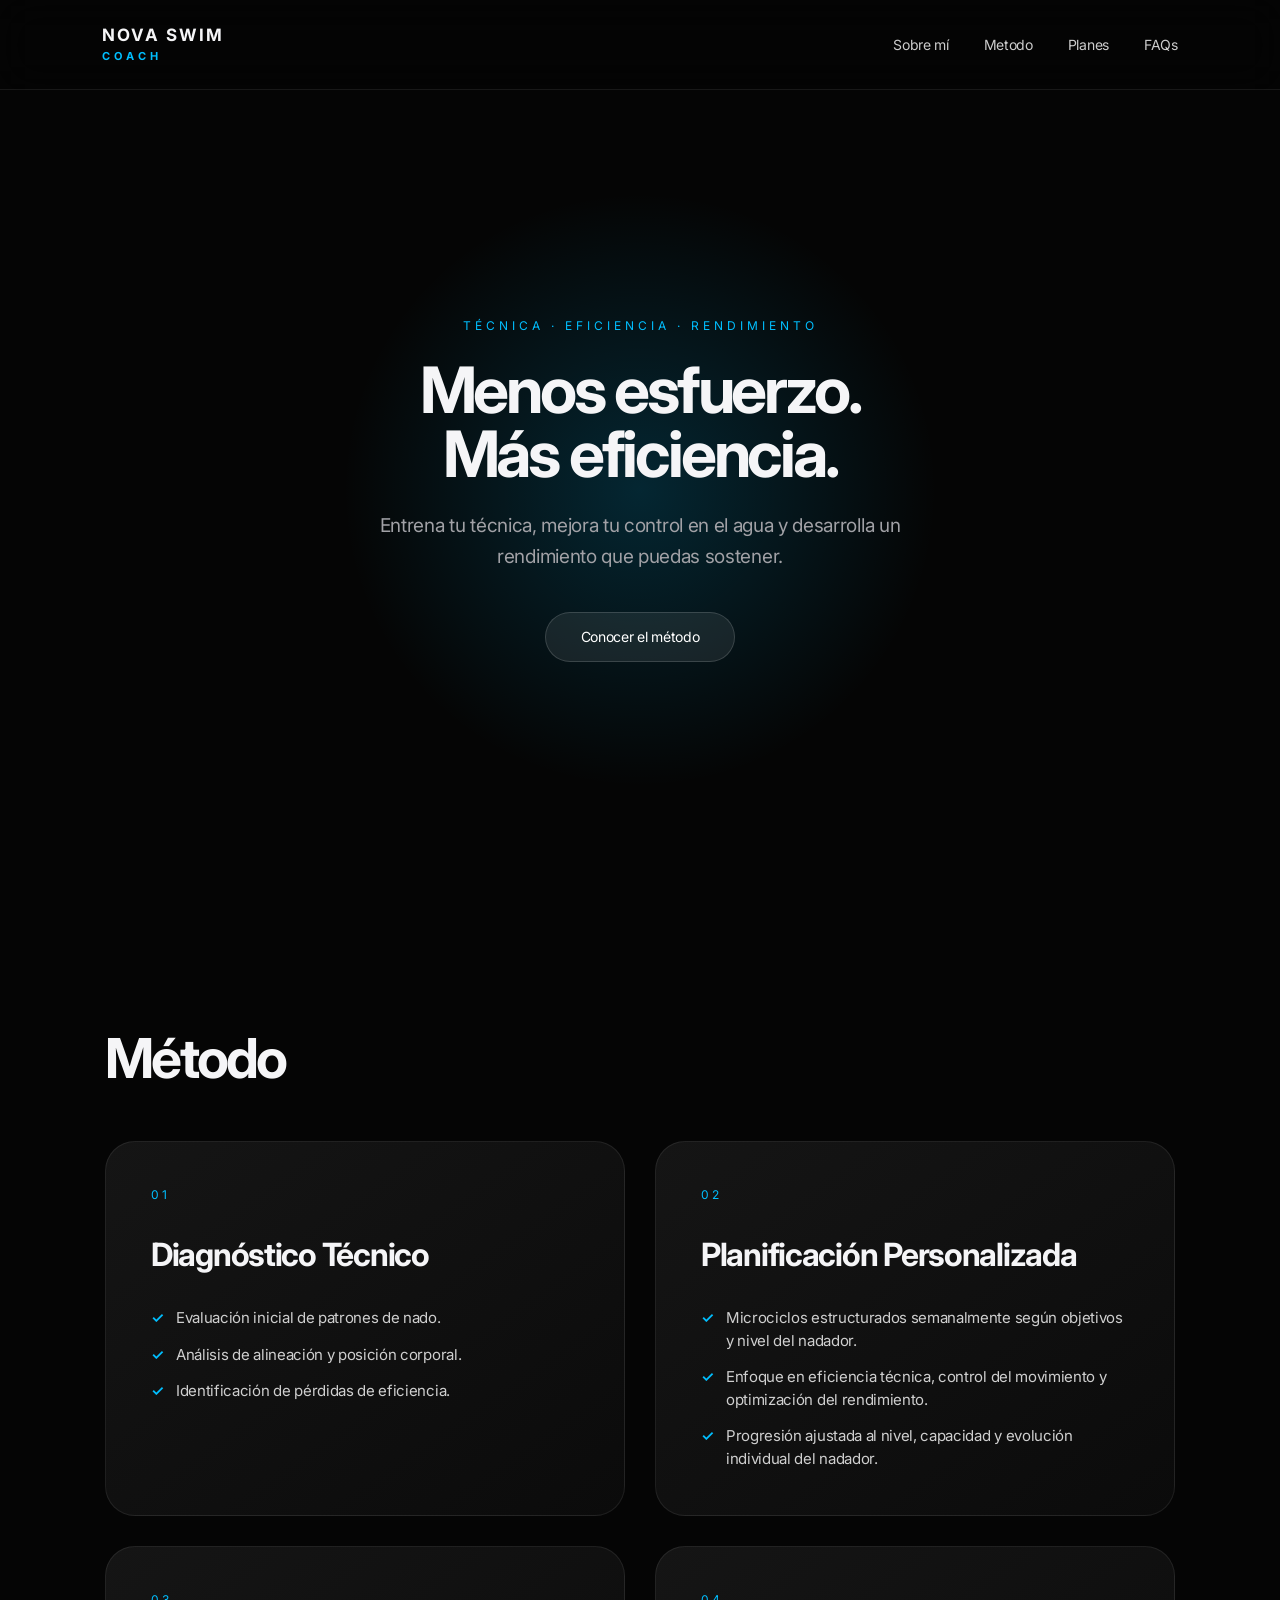
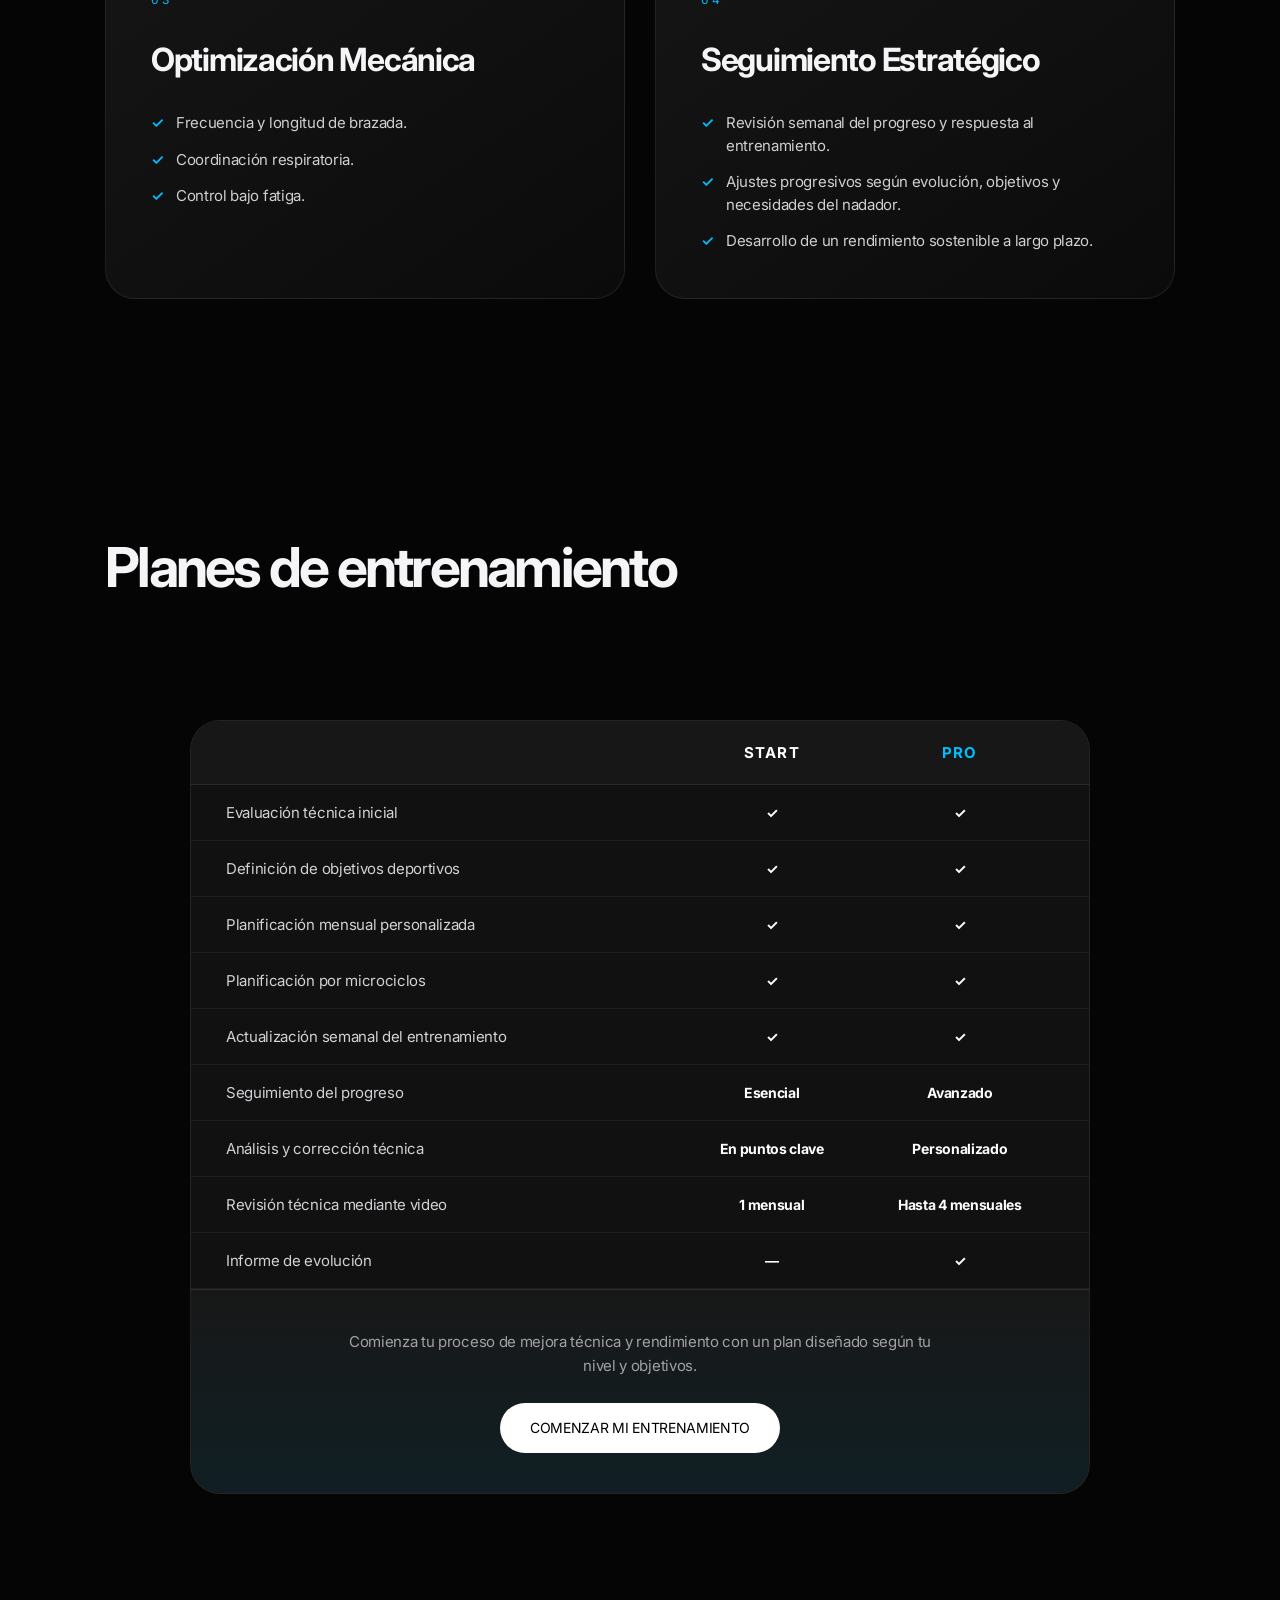
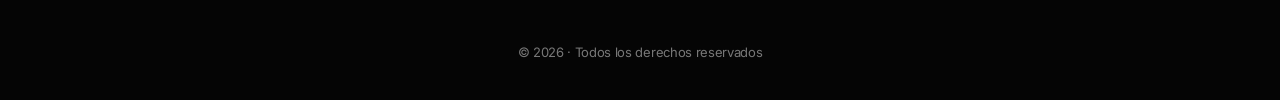
<file: index.html>
<!DOCTYPE html>
<html lang="es">

<head>

<meta charset="UTF-8">
<meta name="viewport" content="width=device-width, initial-scale=1.0">

<title>NOVA SWIM</title>

<link rel="stylesheet" href="css/estilos.css">


<link rel="preconnect" href="https://fonts.googleapis.com">

<link href="https://fonts.googleapis.com/css2?family=Inter:wght@300;400;500;600;700;800&display=swap" rel="stylesheet">
<script>
    if ("scrollRestoration" in history) {
        history.scrollRestoration = "manual";
    }
</script>
</head>


<body>
<!-- =========================================================
     INTRO / SPLASH SCREEN
========================================================= -->

<div id="intro-screen">

    <div class="intro-circle">
        <img src="imagenes/beneficio2.jpeg" alt="Logo">
    </div>

</div>

<header class="header">


<div class="logo">

NOVA SWIM

<span>
COACH
</span>

</div>



<nav>

<a href="#" id="openAbout">
Sobre mí
</a>
<!-- SOBRE MI PANEL -->

<div class="about-overlay" id="aboutModal">

    <div class="about-panel">


        <button id="closeAbout">
            -
        </button>

<div class="about-photo"> <img src="imagenes/perfil1.jpeg" alt="Alan Espinosa"> </div>

        <span>
            Alan Espinosa 
        </span>


        <h2>
            
        </h2>


        <p>
    Coach en natación y aguas abiertas.
    Diseño procesos de entrenamiento personalizados para
    nadadores que buscan mejorar su técnica, eficiencia
    y rendimiento dentro del agua.

    A través de un método basado en análisis, progresión
    y control técnico, desarrollo nadadores más seguros,
    eficientes y conscientes de cada movimiento,
    creando mejoras sostenibles a largo plazo.
        </p>
    </div>

</div>

<a href="#method">
    Metodo
</a>

<a href="#plans">
Planes
</a>

<a href="pagina2.html">
    FAQs
</a>
</nav>


</header>





<main>



<section class="hero">


<div class="hero-content">


<p class="tag">
TÉCNICA · EFICIENCIA · RENDIMIENTO
</p>



<h1>
Menos esfuerzo.
<br>
Más eficiencia.
</h1>




<p class="hero-text">
Entrena tu técnica, mejora tu control en el agua y desarrolla un rendimiento que puedas sostener.
</p>




<div class="buttons">


<a href="#method" class="btn secondary">

Conocer el método

</a>


</div>


</div>




</section>







<section id="method" class="method">



<div class="section-title">

<p>

</p>


<h2>
Método
</h2>


</div>




<div class="cards">



<article class="card">

<span>
01
</span>


<h3>
Diagnóstico Técnico
</h3>


<p>
<ul>
    <li>Evaluación inicial de patrones de nado.</li>
    <li>Análisis de alineación y posición corporal.</li>
    <li>Identificación de pérdidas de eficiencia.</li>
</ul>
</p>


</article>





<article class="card">


<span>
02
</span>


<h3>
Planificación Personalizada
</h3>


<p>
<ul>
    <li>Microciclos estructurados semanalmente según objetivos y nivel del nadador.</li>
    <li>Enfoque en eficiencia técnica, control del movimiento y optimización del rendimiento.</li>
    <li>Progresión ajustada al nivel, capacidad y evolución individual del nadador.</li>
</ul>
</p>


</article>





<article class="card">


<span>
03
</span>


<h3>
Optimización Mecánica
</h3>


<p>
<ul>
    <li>Frecuencia y longitud de brazada.</li>
    <li>Coordinación respiratoria.</li>
    <li>Control bajo fatiga.</li>
</ul>
</p>


</article>





<article class="card">


<span>
04
</span>


<h3>
Seguimiento Estratégico
</h3>


<p>
<ul>
    <li>Revisión semanal del progreso y respuesta al entrenamiento.</li>
    <li>Ajustes progresivos según evolución, objetivos y necesidades del nadador.</li>
    <li>Desarrollo de un rendimiento sostenible a largo plazo.</li>
</ul>
</p>


</article>



</div>


</section>


</main>


<section id="plans" class="plans">


<div class="section-title">

<p>

</p>


<h2>
Planes de entrenamiento
</h2>


</div>




<div class="plans-container">



<div class="plans-comparison">

    <div class="comparison-header">

        <div></div>

        <div class="comparison-plan">
            START
        </div>

        <div class="comparison-plan featured">
            PRO
        </div>

    </div>


    <div class="comparison-row">
        <span>Evaluación técnica inicial</span>
        <strong>✓</strong>
        <strong>✓</strong>
    </div>


    <div class="comparison-row">
        <span>Definición de objetivos deportivos</span>
        <strong>✓</strong>
        <strong>✓</strong>
    </div>


    <div class="comparison-row">
        <span>Planificación mensual personalizada</span>
        <strong>✓</strong>
        <strong>✓</strong>
    </div>


    <div class="comparison-row">
        <span>Planificación por microciclos</span>
        <strong>✓</strong>
        <strong>✓</strong>
    </div>


    <div class="comparison-row">
        <span>Actualización semanal del entrenamiento</span>
        <strong>✓</strong>
        <strong>✓</strong>
    </div>


    <div class="comparison-row">
        <span>Seguimiento del progreso</span>
        <strong>Esencial</strong>
        <strong>Avanzado</strong>
    </div>


    <div class="comparison-row">
        <span>Análisis y corrección técnica</span>
        <strong>En puntos clave</strong>
        <strong>Personalizado</strong>
    </div>


    <div class="comparison-row">
        <span>Revisión técnica mediante video</span>
        <strong>1 mensual</strong>
        <strong>Hasta 4 mensuales</strong>
    </div>


    <div class="comparison-row">
        <span>Informe de evolución</span>
        <strong>—</strong>
        <strong>✓</strong>
    </div>



    <div class="comparison-footer">

        <p>
            Comienza tu proceso de mejora técnica y rendimiento con un plan diseñado según tu nivel y objetivos.
        </p>

<a href="https://wa.me/+525612584271?text=Hola Alan, me interesa comenzar mi entrenamiento de natación. Me gustaría conocer más información sobre los planes disponibles." class="btn primary" target="_blank">
    COMENZAR MI ENTRENAMIENTO
</a>

    </div>


</div>


</div>


</section>
<script>

document.addEventListener("DOMContentLoaded", function () {


    /* =====================================================
       SOBRE MÍ
       ===================================================== */

    const openAbout =
        document.getElementById("openAbout");

    const closeAbout =
        document.getElementById("closeAbout");

    const aboutModal =
        document.getElementById("aboutModal");


    if (openAbout && closeAbout && aboutModal) {

        openAbout.addEventListener("click", function(e) {

            e.preventDefault();

            aboutModal.classList.add("active");

        });


        closeAbout.addEventListener("click", function() {

            aboutModal.classList.remove("active");

        });


        aboutModal.addEventListener("click", function(e) {

            if (e.target === aboutModal) {

                aboutModal.classList.remove("active");

            }

        });

    }



    /* =====================================================
       CONOCER EL MÉTODO
       ===================================================== */

    const openMethod =
        document.getElementById("openMethod");

    const closeMethod =
        document.getElementById("closeMethod");

    const methodModal =
        document.getElementById("methodModal");


    if (openMethod && closeMethod && methodModal) {

        openMethod.addEventListener("click", function(e) {

            e.preventDefault();

            methodModal.classList.add("active");

        });


        closeMethod.addEventListener("click", function() {

            methodModal.classList.remove("active");

        });


        methodModal.addEventListener("click", function(e) {

            if (e.target === methodModal) {

                methodModal.classList.remove("active");

            }

        });

    }



    /* =====================================================
       ESCAPE
       ===================================================== */

    document.addEventListener("keydown", function(e) {

        if (e.key === "Escape") {

            if (aboutModal) {

                aboutModal.classList.remove("active");

            }


            if (methodModal) {

                methodModal.classList.remove("active");

            }

        }

    });

});

</script>


<footer>

© 2026 · Todos los derechos reservados

</footer>
</body>

</html>
</file>
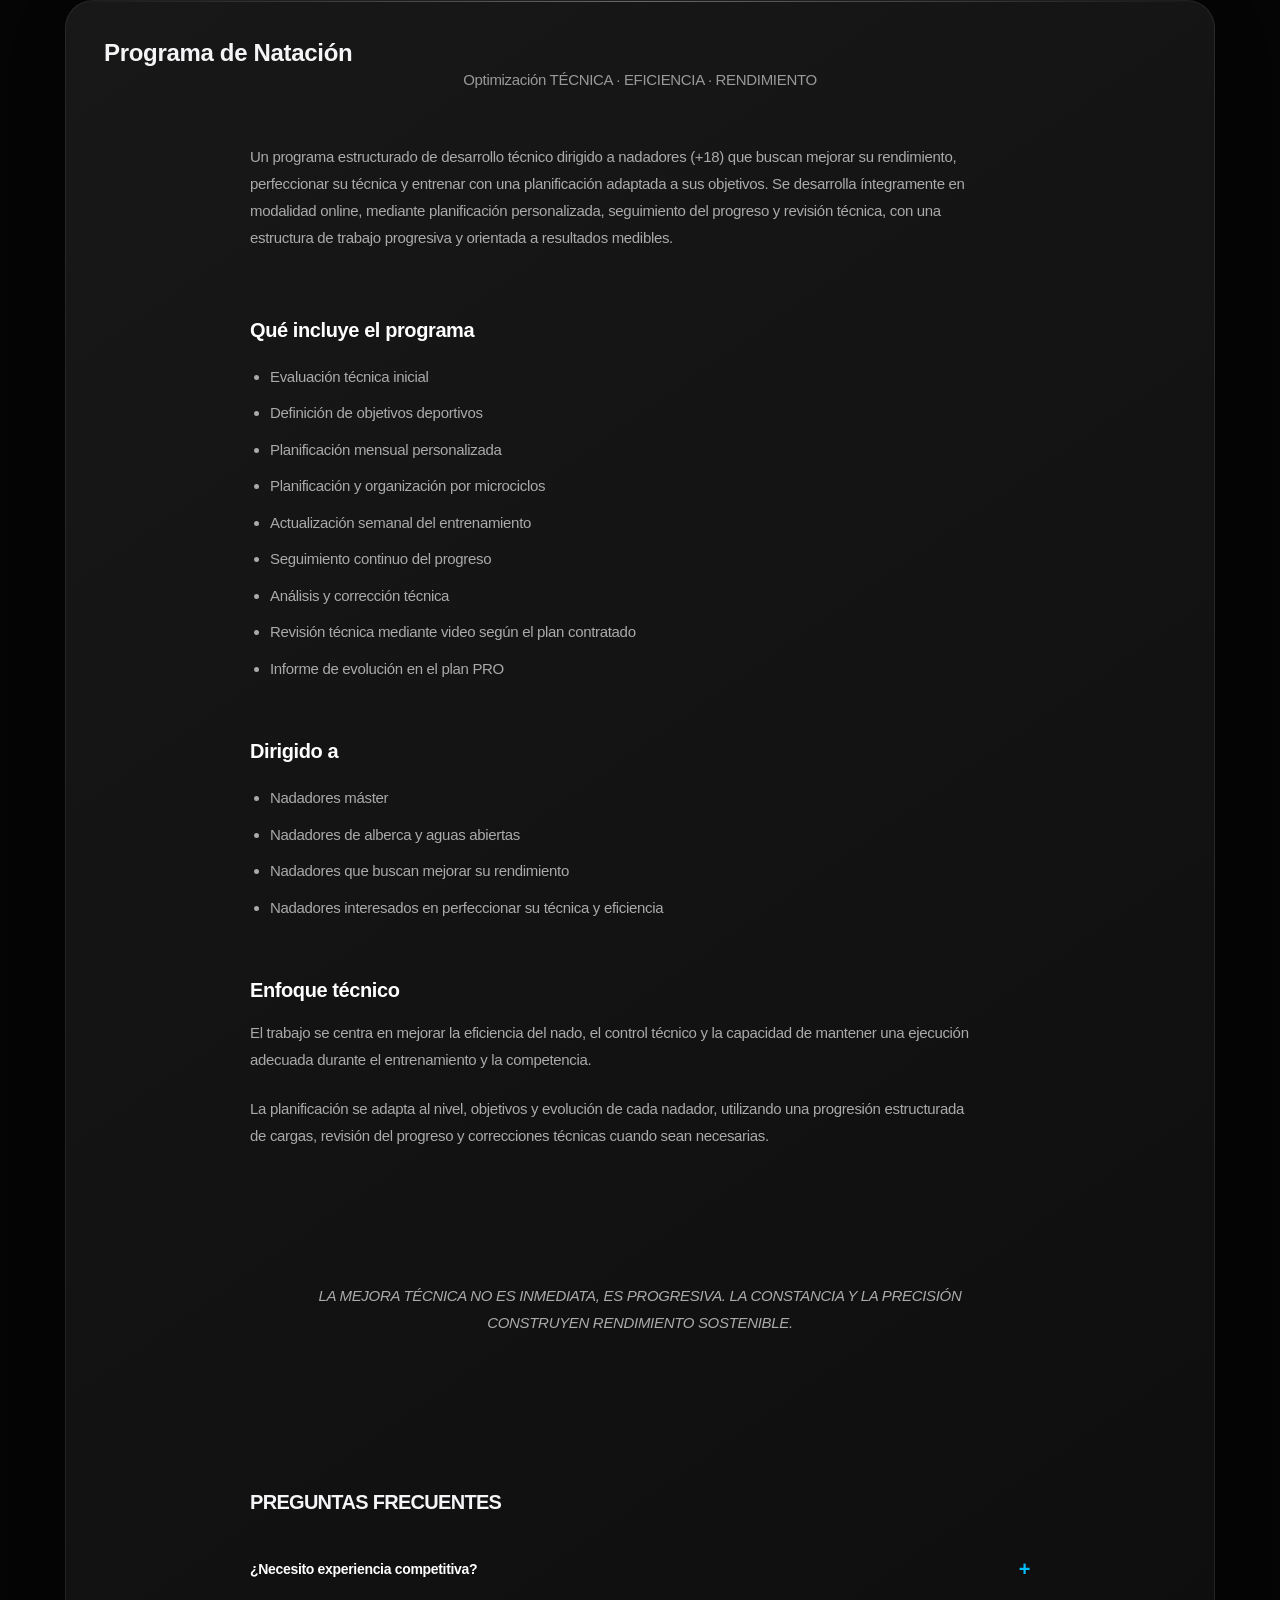
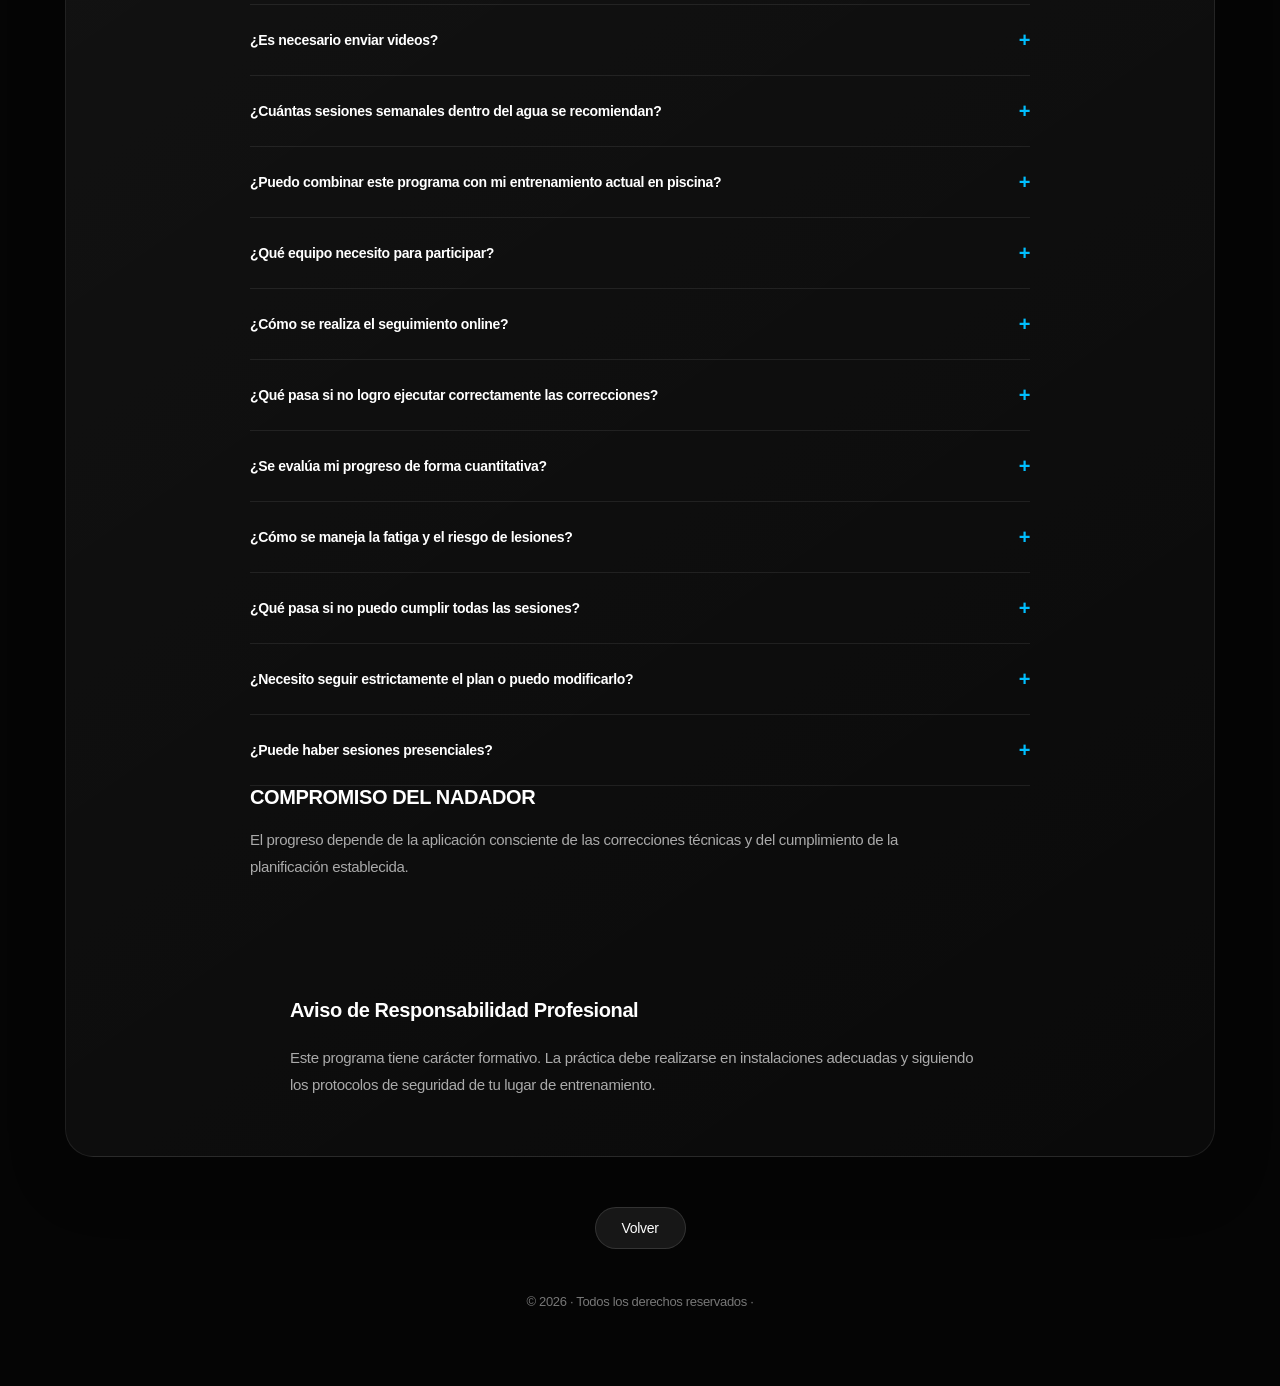
<file: pagina2.html>
<!DOCTYPE html>
<html lang="es">
<head>
    <meta charset="UTF-8">
    <meta name="viewport" content="width=device-width, initial-scale=1.0">
    <title>Coach AE - FAQs</title>

    <!-- ICONOS -->
    <link rel="stylesheet" href="https://cdnjs.cloudflare.com/ajax/libs/font-awesome/6.5.0/css/all.min.css">

    <!-- CSS -->
    <link rel="stylesheet" href="css/pagina2.css">
</head>

<body>

<main class="timeline">

<section class="card">
    <h2>Programa de Natación</h2>
    <h2></h2>
    <p class="modal-subtitle">Optimización TÉCNICA · EFICIENCIA · RENDIMIENTO</p>

<!-- INTRO -->

<div class="program-block">
    <p>
        Un programa estructurado de desarrollo técnico dirigido a nadadores (+18)
        que buscan mejorar su rendimiento, perfeccionar su técnica y entrenar
        con una planificación adaptada a sus objetivos.
    Se desarrolla íntegramente en modalidad online, mediante
    planificación personalizada, seguimiento del progreso y revisión técnica,
    con una estructura de trabajo progresiva y orientada a resultados medibles.
    </p>


</div>

<!-- QUÉ INCLUYE -->

<div class="program-block">
    <h3>Qué incluye el programa</h3>


<ul>
    <li>Evaluación técnica inicial</li>
    <li>Definición de objetivos deportivos</li>
    <li>Planificación mensual personalizada</li>
    <li>Planificación y organización por microciclos</li>
    <li>Actualización semanal del entrenamiento</li>
    <li>Seguimiento continuo del progreso</li>
    <li>Análisis y corrección técnica</li>
    <li>Revisión técnica mediante video según el plan contratado</li>
    <li>Informe de evolución en el plan PRO</li>
</ul>


</div>

<!-- DIRIGIDO A -->

<div class="program-block">
    <h3>Dirigido a</h3>


<ul>
    <li>Nadadores máster</li>
    <li>Nadadores de alberca y aguas abiertas</li>
    <li>Nadadores que buscan mejorar su rendimiento</li>
    <li>Nadadores interesados en perfeccionar su técnica y eficiencia</li>
</ul>


</div>

<!-- ENFOQUE -->

<div class="program-block">
    <h3>Enfoque técnico</h3>


<p>
    El trabajo se centra en mejorar la eficiencia del nado, el control técnico
    y la capacidad de mantener una ejecución adecuada durante el entrenamiento
    y la competencia.
</p>

<p>
    La planificación se adapta al nivel, objetivos y evolución de cada nadador,
    utilizando una progresión estructurada de cargas, revisión del progreso
    y correcciones técnicas cuando sean necesarias.
</p>


</div>


    <!-- FILOSOFÍA -->
    <div class="program-block philosophy">
        <p>LA MEJORA TÉCNICA NO ES INMEDIATA, ES PROGRESIVA. LA CONSTANCIA Y LA PRECISIÓN CONSTRUYEN RENDIMIENTO SOSTENIBLE.</p>
    </div>

 <!-- FAQ -->
<div class="program-faq">
  <h3>PREGUNTAS FRECUENTES</h3>

  <div class="faq-item">
    <h4>¿Necesito experiencia competitiva?</h4>
    <p>
      No es indispensable. El programa se adapta tanto a nadadores máster competitivos 
      como a adultos con base técnica que desean evolucionar su rendimiento.
    </p>
  </div>

  <div class="faq-item">
    <h4>¿Es necesario enviar videos?</h4>
    <p>
      Sí. El análisis técnico en video permite identificar desajustes posturales, 
      ineficiencias en la tracción y oportunidades de mejora que no siempre 
      se perciben durante el nado.
    </p>
  </div>

  <div class="faq-item">
    <h4>¿Cuántas sesiones semanales dentro del agua se recomiendan?</h4>
    <p>
      Se recomienda un mínimo de tres sesiones semanales de natación para favorecer la consolidación 
      de adaptaciones técnicas y neuromusculares.
    </p>
    <p>
      No obstante, entendiendo las demandas laborales y personales del adulto, el programa puede 
      estructurarse en dos sesiones semanales, priorizando precisión técnica, estímulos específicos 
      y máxima eficiencia en el tiempo disponible.
    </p>
  </div>

  <div class="faq-item">
    <h4>¿Puedo combinar este programa con mi entrenamiento actual en piscina?</h4>
    <p>
      Sí, el programa está diseñado para complementar entrenamientos existentes, ajustando intensidad y frecuencia según tu carga actual.
    </p>
  </div>

  <div class="faq-item">
    <h4>¿Qué equipo necesito para participar?</h4>
    <p>
      Solo necesitas acceso a piscina, equipo básico (gorro, gafas, tabla, pull buoy,
      aletas si se desea) y un dispositivo para grabar videos de tu técnica.
    </p>
  </div>

  <div class="faq-item">
    <h4>¿Cómo se realiza el seguimiento online?</h4>
    <p>
      A través de videollamadas semanales, envío de videos para análisis técnico 
      y comunicación vía correo o chat para ajustes y feedback continuo.
    </p>
  </div>

  <div class="faq-item">
    <h4>¿Qué pasa si no logro ejecutar correctamente las correcciones?</h4>
    <p>
      El programa incluye retroalimentación continua; recibirás instrucciones paso a paso 
      y ejemplos visuales para corregir errores comunes.
    </p>
  </div>

  <div class="faq-item">
    <h4>¿Se evalúa mi progreso de forma cuantitativa?</h4>
    <p>
      Sí, se miden parámetros clave como frecuencia de brazada, 
      tiempos parciales y eficiencia técnica para monitorear mejoras.
    </p>
  </div>

  <div class="faq-item">
    <h4>¿Cómo se maneja la fatiga y el riesgo de lesiones?</h4>
    <p>
      Los planes son progresivos, adaptados a tu condición física, con énfasis en técnica correcta 
      para minimizar lesiones y sobrecarga.
    </p>
  </div>

  <div class="faq-item">
    <h4>¿Qué pasa si no puedo cumplir todas las sesiones?</h4>
    <p>
      El programa es flexible: se ajusta y se priorizan ejercicios críticos 
      para maximizar resultados con el tiempo disponible.
    </p>
  </div>

  <div class="faq-item">
    <h4>¿Necesito seguir estrictamente el plan o puedo modificarlo?</h4>
    <p>
      Las modificaciones son posibles, pero se recomienda seguir las indicaciones 
      para obtener mejoras sostenibles y evitar errores técnicos repetitivos.
    </p>
  </div>

  <div class="faq-item">
    <h4>¿Puede haber sesiones presenciales?</h4>
    <p>
      Esto depende de varios factores a considerar, como lo son, la zona en donde resides, 
      si hay autorizacion por parte de tu alberca para poder entrar y espacio dentro de la agenda.
    </p>
  </div>
</div>


    <!-- COMPROMISO -->
    <div class="program-block">
        <h3>COMPROMISO DEL NADADOR</h3>
        <p>El progreso depende de la aplicación consciente de las correcciones técnicas y del cumplimiento de la planificación establecida.</p>
    </div>

    <!-- AVISO -->
    <div class="program-block disclaimer">
        <h3>Aviso de Responsabilidad Profesional</h3>
        <p>Este programa tiene carácter formativo. La práctica debe realizarse en instalaciones adecuadas y siguiendo los protocolos de seguridad de tu lugar de entrenamiento.</p>
    </div>

</section>

    <!-- BOTÓN VOLVER A INICIO -->
        <a href="index.html" class="btn-volver">Volver</a>


</main>

<footer class="footer">
    <span>© 2026 · Todos los derechos reservados ·</span>
</footer>

<div id="bubbles-layer"></div>

<!-- ==================== JS ==================== -->
<script>
document.addEventListener('DOMContentLoaded', () => {

    // BURBUJAS
    const bubblesLayer = document.getElementById("bubbles-layer");
    if(bubblesLayer){
        function createBubble() {
            const bubble = document.createElement("div");
            bubble.className = "bubble";
            const size = Math.random() * 18 + 8;
            bubble.style.width = size + "px";
            bubble.style.height = size + "px";
            bubble.style.left = Math.random() * 100 + "%";
            bubble.style.bottom = "-30px";
            const duration = Math.random() * 6 + 8;
            bubble.style.animationDuration = duration + "s";
            bubblesLayer.appendChild(bubble);
            setTimeout(() => bubble.remove(), duration * 1000);
        }
        setInterval(createBubble, 600);
    }

});
</script>

<script>
/* =========================================
   FAQ ACORDEÓN
========================================= */
document.querySelectorAll('.faq-item').forEach(item => {
  item.addEventListener('click', () => {
    item.classList.toggle('active');
  });
});

/* =========================================
   PLAN SELECCIONADO
========================================= */
const cards = document.querySelectorAll('.pricing-card');

cards.forEach(card => {
  card.addEventListener('click', () => {
    cards.forEach(c => c.classList.remove('selected'));
    card.classList.add('selected');
  });
});

/* =========================================
   ABRIR MODAL EVALUACIÓN
========================================= */
document.querySelectorAll('.open-evaluacion').forEach(btn => {
  btn.addEventListener('click', (e) => {
    e.preventDefault();
    const modal = document.getElementById('hamburgerModal');
    if(modal) modal.classList.add('active');
  });
});
</script>

</body>
</html>
</file>
<file: css/estilos.css>
/* =========================================================
   RESET
========================================================= */

*{
    margin:0;
    padding:0;
    box-sizing:border-box;
}

html{
    scroll-behavior:smooth;
}

body{

    background:#050505;
    color:#f5f5f7;

    font-family:
    -apple-system,
    BlinkMacSystemFont,
    "SF Pro Display",
    "Inter",
    "Segoe UI",
    Helvetica,
    Arial,
    sans-serif;

    overflow-x:hidden;
    letter-spacing:-0.02em;
}


/* =========================================================
   VARIABLES
========================================================= */

:root{

    --black:#050505;
    --white:#f5f5f7;
    --gray:#86868b;
    --blue:#00bfff;

}


/* =========================================================
   HEADER
========================================================= */

.header{

    position:fixed;

    top:0;
    left:0;

    width:100%;

    padding:25px 8%;

    display:flex;

    justify-content:space-between;
    align-items:center;

    z-index:999;

    background:
    rgba(5,5,5,.55);

    backdrop-filter:blur(20px);

    border-bottom:
    1px solid rgba(255,255,255,.08);

}


.logo{

    font-size:17px;

    font-weight:700;

    letter-spacing:2px;

    line-height:1.2;

}


.logo span{

    display:block;

    color:#00bfff;

    font-size:11px;

    letter-spacing:4px;

    margin-top:5px;

}


nav{

    display:flex;

    gap:35px;

}


nav a{

    color:white;

    text-decoration:none;

    font-size:14px;

    opacity:.8;

    transition:.3s;

}


nav a:hover{

    color:#00bfff;

    opacity:1;

}



/* =========================================================
   HERO
========================================================= */


.hero{

    min-height:100vh;

    display:flex;

    align-items:center;

    justify-content:center;

    flex-direction:column;

    text-align:center;

    padding:

    160px 8% 80px;

    position:relative;

    overflow:hidden;

}


.hero::before{

    content:"";

    position:absolute;

    width:600px;

    height:600px;

    background:

    radial-gradient(
        circle,
        rgba(0,191,255,.18),
        transparent 70%
    );

    z-index:-1;

}


.hero-content{

    max-width:750px;

    position:relative;

    z-index:2;

}


.tag{

    color:#00bfff;

    font-size:12px;

    letter-spacing:4px;

    margin-bottom:25px;

}


.hero h1{

    font-size:

    clamp(42px,5vw,70px);

    line-height:1;

    font-weight:700;

    letter-spacing:-.05em;

    margin-bottom:25px;

}


.hero-text{

    max-width:600px;

    margin:auto;

    color:#a1a1a6;

    font-size:19px;

    line-height:1.6;

}



/* =========================================================
   IMAGEN HERO
========================================================= */


.hero-image{

    margin-top:60px;

    width:280px;

    height:360px;

    position:relative;

}


.hero-image img{

    width:100%;

    height:100%;

    object-fit:cover;

    border-radius:

    140px 140px 35px 35px;

    box-shadow:

    0 35px 90px rgba(0,0,0,.8);

}



/* =========================================================
   BOTONES
========================================================= */


.buttons{

    margin-top:40px;

    display:flex;

    justify-content:center;

    align-items:center;

    gap:20px;

}


.btn{

    display:inline-flex;

    align-items:center;

    justify-content:center;

    min-width:190px;

    height:50px;

    padding:0 30px;

    border-radius:50px;

    text-decoration:none;

    font-size:14px;

    transition:.3s;

}


.btn:hover{

    transform:translateY(-4px);

}


.primary{

    background:white;

    color:black;

}


.secondary{

    background:

    rgba(255,255,255,.08);

    color:white;

    border:

    1px solid rgba(255,255,255,.15);

}



/* =========================================================
   SECCIONES
========================================================= */


section{

    max-width:1150px;

    margin:auto;

    padding:

    110px 40px;

}


.section-title p{

    color:#00bfff;

    letter-spacing:4px;

    font-size:12px;

}


.section-title h2{

    font-size:

    clamp(38px,5vw,55px);

    letter-spacing:-.05em;

    margin-top:15px;

    margin-bottom:50px;

}
/* =========================================================
   SOBRE MI
========================================================= */


.about-content p{

    font-size:

    clamp(22px,3vw,32px);

    line-height:1.5;

    color:#d1d1d6;

    max-width:850px;

    letter-spacing:-.03em;

}



/* =========================================================
   METODO / CARDS
========================================================= */


.cards{

    display:grid;

    grid-template-columns:
    repeat(2,1fr);

    gap:20px;

}


.card{

    background:

    linear-gradient(
        145deg,
        #151515,
        #0b0b0b
    );


    border-radius:28px;


    padding:35px;


    border:

    1px solid rgba(255,255,255,.08);


    transition:.3s;

}



.card:hover{

    transform:translateY(-8px);

    border-color:#00bfff;

}



.card span{

    color:#00bfff;

    font-size:13px;

}



.card h3{

    font-size:25px;

    margin:20px 0;

    letter-spacing:-.03em;

}



.card p{

    color:#a1a1a6;

    line-height:1.6;

    font-size:15px;

}



/* =========================================================
   PLANES
========================================================= */


.plans-container{

    display:flex;

    justify-content:center;

    align-items:stretch;

    gap:20px;

}


.plan{

    width:340px;

    padding:40px;

    border-radius:30px;


    background:#111;


    border:

    1px solid rgba(255,255,255,.08);


    position:relative;

}



.plan.featured{

    background:

    linear-gradient(
        145deg,
        #111,
        #06304d
    );

}



.badge{

    position:absolute;

    top:20px;

    right:20px;

    color:#00bfff;

    font-size:12px;

    letter-spacing:3px;

}



.plan h3{

    font-size:32px;

    letter-spacing:-.04em;

}



.plan-subtitle{

    color:#00bfff;

    font-size:14px;

    margin-top:10px;

}



.description{

    color:#a1a1a6;

    font-size:15px;

    line-height:1.6;

    margin:25px 0;

}



.small-text{

    color:#777;

    font-size:13px;

    line-height:1.5;

    margin-bottom:25px;

}



.price{

    font-size:35px;

    margin:25px 0;

    font-weight:600;

}



.price span{

    font-size:14px;

    color:#999;

}



.plan ul{

    list-style:none;

    margin-bottom:30px;

}



.plan li{

    color:#bbb;

    margin-bottom:12px;

    line-height:1.5;

}



.plan-btn{

    cursor:pointer;

    transition:.3s;

}



.plan-btn:hover{

    transform:translateY(-5px);

}



.plan-btn.selected{

    background:#00bfff;

    color:white;

    transform:scale(1.05);

}



/* =========================================================
   COMPARATIVA DE PLANES
========================================================= */


.plans-comparison{

    margin:70px auto 0;

    width:100%;

    max-width:900px;


    background:#111;


    border:

    1px solid rgba(255,255,255,.08);


    border-radius:30px;


    overflow:hidden;

}



.comparison-header,
.comparison-row{

    display:grid;


    grid-template-columns:

    2.4fr 1fr 1fr;


    align-items:center;

}



.comparison-header{

    padding:22px 35px;


    background:#171717;


    border-bottom:

    1px solid rgba(255,255,255,.08);

}



.comparison-plan{

    text-align:center;

    font-size:15px;

    font-weight:700;

    color:white;

    letter-spacing:.08em;

}



.comparison-plan.featured{

    color:#00bfff;

}



.comparison-row{

    padding:18px 35px;


    border-bottom:

    1px solid rgba(255,255,255,.06);


    transition:.25s;

}



.comparison-row:last-of-type{

    border-bottom:none;

}



.comparison-row:hover{

    background:

    rgba(255,255,255,.03);

}



.comparison-row span{

    color:#d1d1d6;

    font-size:15px;

}



.comparison-row strong{

    text-align:center;

    color:white;

    font-size:14px;

}



/* =========================================================
   CTA COMPARATIVA
========================================================= */


.comparison-footer{

    padding:45px 35px;

    text-align:center;


    border-top:

    1px solid rgba(255,255,255,.08);


    background:

    linear-gradient(
        180deg,
        #111,
        #0b2030
    );

}



.comparison-footer p{

    color:#a1a1a6;

    margin-bottom:25px;

    line-height:1.7;

}



.comparison-footer .btn{

    min-width:260px;

}
/* =========================================================
   MODAL SOBRE MI
========================================================= */


.about-overlay{

    position:fixed;

    inset:0;

    width:100vw;

    height:100vh;


    background:

    rgba(0,0,0,.70);


    backdrop-filter:blur(12px);

    -webkit-backdrop-filter:blur(12px);


    display:flex;

    justify-content:center;

    align-items:center;


    padding:40px;


    opacity:0;

    visibility:hidden;


    pointer-events:none;


    transition:.35s ease;


    z-index:999999;

}



.about-overlay.active{

    opacity:1;

    visibility:visible;

    pointer-events:auto;

}



.about-panel{

    position:relative;


    width:

    min(950px,92vw);


    max-height:90vh;


    overflow-y:auto;


    background:#111;


    color:white;


    border-radius:28px;


    padding:60px;


    border:

    1px solid rgba(255,255,255,.08);


    box-shadow:

    0 30px 90px rgba(0,0,0,.45);


    transform:

    translateY(30px) scale(.96);


    opacity:0;


    transition:.35s ease;

}



.about-overlay.active .about-panel{

    transform:

    translateY(0) scale(1);


    opacity:1;

}



.about-panel::-webkit-scrollbar{

    width:8px;

}



.about-panel::-webkit-scrollbar-thumb{

    background:#444;

    border-radius:20px;

}



#closeAbout{

    position:absolute;


    top:20px;

    right:20px;


    width:46px;

    height:46px;


    border:none;


    border-radius:50%;


    background:

    rgba(255,255,255,.08);


    color:white;


    font-size:28px;


    cursor:pointer;


    transition:.25s;

}



#closeAbout:hover{

    background:white;

    color:#111;

}



.about-panel span{

    color:#00bfff;

    font-size:12px;

    letter-spacing:4px;

}



.about-panel h2{

    font-size:55px;

    letter-spacing:-.06em;

    margin:20px 0;

}



.about-panel>p{

    color:#b5b5b5;

    font-size:18px;

    line-height:1.7;

}



.about-box{

    margin-top:35px;


    padding:25px;


    background:#111;


    border-radius:22px;


    border:

    1px solid rgba(255,255,255,.08);

}



.about-box h3{

    margin-bottom:10px;

    font-size:20px;

}



.about-box p{

    color:#999;

    line-height:1.5;

}



/* =========================================================
   FOOTER
========================================================= */


footer{

    text-align:center;


    padding:40px;


    color:#777;


    font-size:13px;

}



/* =========================================================
   RESPONSIVE
========================================================= */


@media(max-width:900px){


    .header{

        padding:20px;

    }


    nav{

        display:none;

    }


    .hero{

        padding:

        140px 25px 80px;

    }


    .hero h1{

        font-size:48px;

    }



    .hero-text{

        font-size:17px;

    }



    .buttons{

        flex-direction:column;

        width:100%;

    }



    .buttons .btn{

        width:100%;

        max-width:300px;

    }



    section{

        padding:

        80px 25px;

    }



    .cards{

        grid-template-columns:1fr;

    }



    .card{

        padding:30px;

    }



    .plans-container{

        flex-direction:column;

        align-items:center;

    }



    .plan{

        width:100%;

        max-width:380px;

    }



    .comparison-header,
    .comparison-row{

        grid-template-columns:

        1.8fr 1fr 1fr;

    }



    .comparison-header,
    .comparison-row{

        padding-left:20px;

        padding-right:20px;

    }



    .about-overlay{

        padding:18px;

    }



    .about-panel{

        width:100%;

        padding:35px;

        max-height:90vh;

    }



    .about-panel h2{

        font-size:40px;

    }

}



@media(max-width:500px){


    .logo{

        font-size:15px;

    }



    .hero h1{

        font-size:40px;

    }



    .hero-image{

        width:240px;

        height:320px;

    }



    .section-title h2{

        font-size:34px;

    }



    .plan{

        padding:30px;

    }



    .price{

        font-size:32px;

    }



    .comparison-header,
    .comparison-row{

        font-size:12px;

    }

}
.comparison-footer{

    padding:40px 35px;

    text-align:center;

    background:
    linear-gradient(
        180deg,
        rgba(255,255,255,.03),
        rgba(0,191,255,.08)
    );

    border-top:
    1px solid rgba(255,255,255,.08);

}


.comparison-footer p{

    max-width:600px;

    margin:0 auto 25px;

    color:#a1a1a6;

    line-height:1.6;

    font-size:15px;

}


.comparison-footer .btn{

    display:inline-flex;

    justify-content:center;

    align-items:center;

    min-width:260px;

}
.about-image{
    width:100%;
    height:280px;
    overflow:hidden;
    border-radius:25px;
    margin-bottom:35px;
}


.about-image img{
    width:100%;
    height:100%;
    object-fit:cover;
    display:block;
}
/* =========================================================
METODO / CARDS AJUSTADO
========================================================= */

.cards{

    display:grid;

    grid-template-columns:
    repeat(2,1fr);

    gap:30px;

    align-items:stretch;

}


.card{

    background:

    linear-gradient(
        145deg,
        #151515,
        #0b0b0b
    );


    border-radius:30px;


    padding:45px;


    min-height:260px;


    display:flex;

    flex-direction:column;

    justify-content:flex-start;


    border:

    1px solid rgba(255,255,255,.08);


    transition:.35s ease;

}


.card:hover{

    transform:translateY(-8px);

    border-color:#00bfff;

}



/* etiqueta superior */

.card span{

    color:#00bfff;

    font-size:12px;

    letter-spacing:3px;

    margin-bottom:15px;

}



/* titulo */

.card h3{

    font-size:

    clamp(24px,2.5vw,32px);


    line-height:1.1;


    letter-spacing:-.04em;


    margin-bottom:25px;

}



/* texto */

.card p{

    color:#a1a1a6;

    font-size:16px;

    line-height:1.7;

    max-width:420px;

}



/* listas dentro de metodo */

.card ul{

    margin-top:10px;

    display:flex;

    flex-direction:column;

    gap:14px;

    list-style:none;

}



.card li{

    position:relative;

    padding-left:25px;

    color:#cfcfcf;

    font-size:15px;

    line-height:1.5;

}



.card li::before{

    content:"✓";

    position:absolute;

    left:0;

    color:#00bfff;

    font-weight:600;

}
/* =========================================================
MENU MOVIL AJUSTADO
========================================================= */

@media(max-width:900px){

    .header{

        padding:20px 25px;

    }


    nav{

        display:flex;

        gap:15px;

        align-items:center;

        max-width:65%;

        overflow-x:auto;

        scrollbar-width:none;

    }


    nav::-webkit-scrollbar{

        display:none;

    }


    nav a{

        font-size:12px;

        white-space:nowrap;

        color:white;

        opacity:.85;

    }


    nav a:hover{

        color:#00bfff;

        opacity:1;

    }

}


/* CELULARES PEQUEÑOS */

@media(max-width:500px){

    .header{

        padding:18px 20px;

    }


    .logo{

        font-size:14px;

    }


    nav{

        gap:12px;

        max-width:60%;

    }


    nav a{

        font-size:11px;

    }

}
/* =========================================================
AJUSTE METODO MOVIL
========================================================= */

@media(max-width:900px){

    .cards{

        display:flex;

        flex-direction:column;

        gap:20px;

        width:100%;

    }


    .card{

        width:100%;

        min-height:auto;

        padding:28px 25px;

        border-radius:25px;

    }


    .card span{

        font-size:11px;

        letter-spacing:3px;

        margin-bottom:12px;

    }


    .card h3{

        font-size:26px;

        line-height:1.15;

        margin-bottom:18px;

    }


    .card p{

        font-size:15px;

        line-height:1.6;

        max-width:100%;

    }


    .card ul{

        margin-top:5px;

        gap:12px;

    }


    .card li{

        font-size:14px;

        line-height:1.5;

        padding-left:22px;

    }


    .card li::before{

        font-size:13px;

    }

}


/* CELULARES PEQUEÑOS */

@media(max-width:500px){

    .cards{

        gap:16px;

    }


    .card{

        padding:25px 20px;

        border-radius:22px;

    }


    .card h3{

        font-size:23px;

    }


    .card p,
    .card li{

        font-size:14px;

    }

}
/* =========================================================
METODO - MOBILE FULL WIDTH
========================================================= */

@media(max-width:900px){

    #method .cards{

        display:flex;

        flex-direction:column;

        width:100%;

        gap:25px;

    }


    #method .card{

        width:100%;

        display:flex;

        flex-direction:column;

        padding:35px 28px;

        min-height:auto;

        border-radius:28px;

    }


    #method .card span{

        margin-bottom:15px;

        text-align:left;

    }


    #method .card h3{

        text-align:left;

        font-size:28px;

        margin-bottom:20px;

    }


    #method .card p{

        text-align:left;

        max-width:100%;

        font-size:16px;

    }


    #method .card ul{

        width:100%;

        padding:0;

        margin:0;

    }


    #method .card li{

        text-align:left;

        width:100%;

        font-size:15px;

    }

}



/* CELULARES PEQUEÑOS */

@media(max-width:500px){

    #method .cards{

        gap:18px;

    }


    #method .card{

        padding:28px 22px;

        border-radius:24px;

    }


    #method .card h3{

        font-size:24px;

    }


    #method .card p,
    #method .card li{

        font-size:14px;

    }

}
/* =========================================================
   MODAL — CONOCER EL MÉTODO
   ========================================================= */

.method-overlay{

    position:fixed;

    inset:0;

    width:100vw;

    height:100vh;

    background:
    rgba(0,0,0,.70);

    backdrop-filter:blur(12px);

    -webkit-backdrop-filter:blur(12px);

    display:flex;

    justify-content:center;

    align-items:center;

    padding:40px;

    opacity:0;

    visibility:hidden;

    pointer-events:none;

    transition:.35s ease;

    z-index:999998;
}


.method-overlay.active{

    opacity:1;

    visibility:visible;

    pointer-events:auto;
}


.method-panel{

    position:relative;

    width:min(950px,92vw);

    max-height:90vh;

    overflow-y:auto;

    background:#111;

    color:white;

    border-radius:28px;

    padding:60px;

    border:
    1px solid rgba(255,255,255,.08);

    box-shadow:
    0 30px 90px rgba(0,0,0,.45);

    transform:
    translateY(30px) scale(.96);

    opacity:0;

    transition:.35s ease;
}


.method-overlay.active .method-panel{

    transform:
    translateY(0) scale(1);

    opacity:1;
}


.method-panel::-webkit-scrollbar{

    width:8px;
}


.method-panel::-webkit-scrollbar-thumb{

    background:#444;

    border-radius:20px;
}


#closeMethod{

    position:absolute;

    top:20px;

    right:20px;

    width:46px;

    height:46px;

    border:none;

    border-radius:50%;

    background:
    rgba(255,255,255,.08);

    color:white;

    font-size:28px;

    cursor:pointer;

    transition:.25s;
}


#closeMethod:hover{

    background:white;

    color:#111;
}


.method-panel span{

    color:#00bfff;

    font-size:12px;

    letter-spacing:4px;
}


.method-panel h2{

    font-size:55px;

    letter-spacing:-.06em;

    margin:20px 0 45px;
}


.method-panel .comparison-header,
.method-panel .comparison-row{

    display:grid;

    grid-template-columns:
    2.4fr 1fr 1fr;

    align-items:center;
}


.method-panel .comparison-header{

    padding:22px 35px;

    background:#171717;

    border-bottom:
    1px solid rgba(255,255,255,.08);
}


.method-panel .comparison-plan{

    text-align:center;

    font-size:15px;

    font-weight:700;

    color:white;

    letter-spacing:.08em;
}


.method-panel .comparison-plan.featured{

    color:#00bfff;
}


.method-panel .comparison-row{

    padding:18px 35px;

    border-bottom:
    1px solid rgba(255,255,255,.06);

    transition:.25s;
}


.method-panel .comparison-row:hover{

    background:
    rgba(255,255,255,.03);
}


.method-panel .comparison-row span{

    color:#d1d1d6;

    font-size:15px;
}


.method-panel .comparison-row strong{

    text-align:center;

    color:white;

    font-size:14px;
}


.method-panel .comparison-footer{

    padding:40px 35px;

    text-align:center;

    background:
    linear-gradient(
        180deg,
        rgba(255,255,255,.03),
        rgba(0,191,255,.08)
    );

    border-top:
    1px solid rgba(255,255,255,.08);
}


.method-panel .comparison-footer p{

    max-width:600px;

    margin:0 auto;

    color:#a1a1a6;

    line-height:1.6;

    font-size:15px;
}


@media(max-width:900px){

    .method-overlay{

        padding:18px;

    }


    .method-panel{

        width:100%;

        max-height:90vh;

        padding:35px;

        border-radius:25px;

    }


    .method-panel h2{

        font-size:40px;

        margin-bottom:35px;

    }


    .method-panel .comparison-header,
    .method-panel .comparison-row{

        grid-template-columns:
        1.8fr 1fr 1fr;

        padding-left:20px;

        padding-right:20px;

    }


    .method-panel .comparison-row{

        padding-top:16px;

        padding-bottom:16px;

    }


    .method-panel .comparison-row span{

        font-size:14px;

    }


    .method-panel .comparison-row strong{

        font-size:12px;

    }


    .method-panel .comparison-footer{

        padding:35px 20px;

    }

}


@media(max-width:500px){

    .method-overlay{

        padding:12px;

    }


    .method-panel{

        padding:28px 18px;

        border-radius:22px;

    }


    #closeMethod{

        width:42px;

        height:42px;

        top:15px;

        right:15px;

        font-size:25px;

    }


    .method-panel h2{

        font-size:34px;

        padding-right:45px;

        margin-bottom:28px;

    }


    .method-panel .comparison-header,
    .method-panel .comparison-row{

        grid-template-columns:
        1.7fr 1fr 1fr;

        padding-left:12px;

        padding-right:12px;

    }


    .method-panel .comparison-header{

        padding-top:17px;

        padding-bottom:17px;

    }


    .method-panel .comparison-row{

        padding-top:15px;

        padding-bottom:15px;

    }


    .method-panel .comparison-row span{

        font-size:12px;

        line-height:1.4;

    }


    .method-panel .comparison-row strong{

        font-size:11px;

        line-height:1.3;

    }


    .method-panel .comparison-plan{

        font-size:12px;

    }


    .method-panel .comparison-footer{

        padding:30px 15px;

    }


    .method-panel .comparison-footer p{

        font-size:14px;

        line-height:1.6;

    }

}
/* =========================================================
   RESPONSIVE GLOBAL — ADAPTACIÓN A CUALQUIER DISPOSITIVO
   ========================================================= */

*,
*::before,
*::after{
    box-sizing:border-box;
}

html{
    width:100%;
    max-width:100%;
    overflow-x:hidden;
}

body{
    width:100%;
    max-width:100%;
    overflow-x:hidden;
}

/* Evita que imágenes o elementos grandes
   desborden la pantalla */

img,
video,
iframe{
    max-width:100%;
}


/* =========================================================
   SECCIONES
   ========================================================= */

section{
    width:100%;
    max-width:1150px;
    margin-left:auto;
    margin-right:auto;
}


/* =========================================================
   HERO
   ========================================================= */

.hero{
    width:100%;
    min-height:100svh;
}

.hero-content{
    width:100%;
    max-width:750px;
}

.hero-text{
    width:100%;
}


/* =========================================================
   BOTONES
   ========================================================= */

.buttons{
    width:100%;
}

.btn{
    max-width:100%;
}


/* =========================================================
   CARDS
   ========================================================= */

.cards{
    width:100%;
}

.card{
    min-width:0;
    width:100%;
}

.card p,
.card li{
    overflow-wrap:break-word;
}


/* =========================================================
   PLANES
   ========================================================= */

.plans-container{
    width:100%;
}

.plan{
    min-width:0;
    max-width:100%;
}


/* =========================================================
   COMPARATIVA
   ========================================================= */

.plans-comparison{
    width:100%;
    max-width:900px;
}

.comparison-header,
.comparison-row{
    min-width:0;
}

.comparison-row span,
.comparison-row strong{
    min-width:0;
    overflow-wrap:break-word;
}


/* =========================================================
   FOOTER
   ========================================================= */

footer{
    width:100%;
    max-width:100%;
    margin:0;
    padding:40px 20px;
    text-align:center;

    background:transparent;

    border:none;

    box-shadow:none;
}

footer::before,
footer::after{
    display:none;
    content:none;
}

footer a{
    color:#f5f5f7;
    text-decoration:none;
}

footer p{
    margin-top:12px;
    color:#777;
    line-height:1.6;
}


/* =========================================================
   MODALES
   ========================================================= */

.about-overlay,
.method-overlay{
    width:100%;
    height:100%;
    min-height:100svh;
}

.about-panel,
.method-panel{
    width:min(950px, calc(100vw - 36px));
    max-width:950px;
    min-width:0;
}

.about-panel *,
.method-panel *{
    max-width:100%;
}


/* =========================================================
   TABLETS
   ========================================================= */

@media(max-width:900px){

    section{
        padding-left:25px;
        padding-right:25px;
    }


    .hero{
        padding-left:25px;
        padding-right:25px;
    }


    .plans-container{
        flex-direction:column;
        align-items:center;
    }


    .plan{
        width:100%;
        max-width:380px;
    }


    .cards{
        grid-template-columns:1fr;
    }


    .about-panel,
    .method-panel{
        width:calc(100vw - 36px);
        max-height:90svh;
    }

}


/* =========================================================
   CELULARES
   ========================================================= */

@media(max-width:600px){

    section{
        padding-left:20px;
        padding-right:20px;
    }


    .hero{
        padding-left:20px;
        padding-right:20px;
    }


    .hero h1{
        font-size:clamp(36px,10vw,48px);
    }


    .hero-text{
        font-size:16px;
        line-height:1.6;
    }


    .buttons{
        flex-direction:column;
        gap:12px;
    }


    .buttons .btn{
        width:100%;
        max-width:320px;
    }


    .hero-image{
        width:min(240px,70vw);
        height:min(320px,95vw);
    }


    .section-title h2{
        font-size:clamp(32px,9vw,40px);
    }


    .about-content p{
        font-size:clamp(20px,6vw,28px);
    }


    .plan{
        width:100%;
        max-width:100%;
        padding:28px 22px;
    }


    .price{
        font-size:32px;
    }


    /* Comparativa */

    .plans-comparison{
        border-radius:22px;
    }


    .comparison-header,
    .comparison-row{
        grid-template-columns:
        1.7fr 1fr 1fr;
        padding-left:14px;
        padding-right:14px;
    }


    .comparison-row span{
        font-size:12px;
        line-height:1.4;
    }


    .comparison-row strong{
        font-size:11px;
    }


    .comparison-plan{
        font-size:11px;
    }


    /* Footer */

    footer{
        padding:35px 18px;
        font-size:12px;
    }


    footer p{
        font-size:11px;
    }


    /* Modal */

    .about-overlay,
    .method-overlay{
        padding:12px;
    }


    .about-panel,
    .method-panel{
        width:100%;
        max-height:92svh;
        padding:28px 18px;
        border-radius:22px;
    }


    .about-panel h2,
    .method-panel h2{
        font-size:clamp(32px,9vw,40px);
    }

}


/* =========================================================
   CELULARES MUY PEQUEÑOS
   ========================================================= */

@media(max-width:380px){

    .header{
        padding:16px 15px;
    }


    .logo{
        font-size:13px;
    }


    nav{
        gap:9px;
        max-width:62%;
    }


    nav a{
        font-size:10px;
    }


    section{
        padding-left:16px;
        padding-right:16px;
    }


    .hero{
        padding-left:16px;
        padding-right:16px;
    }


    .hero h1{
        font-size:34px;
    }


    .hero-text{
        font-size:15px;
    }


    .card{
        padding:24px 18px;
        border-radius:22px;
    }


    .card h3{
        font-size:22px;
    }


    .card p,
    .card li{
        font-size:13px;
    }


    .plan{
        padding:25px 18px;
    }


    footer{
        padding-left:15px;
        padding-right:15px;
    }


    .about-panel,
    .method-panel{
        padding:25px 15px;
    }

}


/* =========================================================
   DISPOSITIVOS ALTOS / PANTALLAS GRANDES
   ========================================================= */

@media(min-width:1400px){

    section{
        max-width:1200px;
    }


    .hero-content{
        max-width:850px;
    }


    .hero h1{
        font-size:76px;
    }

}


/* =========================================================
   PANTALLAS TÁCTILES
   ========================================================= */

@media(hover:none){

    .card:hover,
    .btn:hover,
    .plan-btn:hover{
        transform:none;
    }

}


/* =========================================================
   RESPETO A REDUCCIÓN DE MOVIMIENTO
   ========================================================= */

@media(prefers-reduced-motion:reduce){

    *,
    *::before,
    *::after{
        scroll-behavior:auto !important;
        transition:none !important;
        animation:none !important;
    }

}
.about-photo{
width:110px;
height:110px;

border-radius:50%;
overflow:hidden;

margin-bottom:28px;

flex-shrink:0;

background:#111;

}

.about-photo img{
width:100%;
height:100%;

display:block;

object-fit:cover;
object-position:center;


}
 /* =========================================================
    INTRO SCREEN
 ========================================================= */

#intro-screen {
    position: fixed;
    inset: 0;

    width: 100%;
    height: 100dvh;

    display: flex;
    align-items: center;
    justify-content: center;

    background: #000;

    z-index: 9999999;

    overflow: hidden;

    animation:
        introFadeOut .7s ease 2.5s forwards;

    pointer-events: auto;
}


/* =========================================================
   CÍRCULO CENTRAL
========================================================= */

.intro-circle {

    position: relative;

    width: 150px;
    height: 150px;

    display: flex;
    align-items: center;
    justify-content: center;

    border-radius: 50%;

    background: #050505;

    border:
        1px solid
        rgba(255,255,255,.15);

    box-shadow:
        0 0 0 1px rgba(255,255,255,.03),
        0 0 45px rgba(0,191,255,.08),
        0 0 100px rgba(0,191,255,.04);

    overflow: hidden;

    animation:
        introCircle 2.2s
        cubic-bezier(.22,1,.36,1)
        forwards;
}


/* =========================================================
   IMAGEN
========================================================= */

.intro-circle img {

    width: 100%;
    height: 100%;

    display: block;

    object-fit: cover;
    object-position: center;

    opacity: 0;

    transform:
        scale(.65);

    animation:
        introImage 1.2s
        cubic-bezier(.22,1,.36,1)
        .35s forwards;
}


/* =========================================================
   HALO EXTERIOR
========================================================= */

.intro-circle::before {

    content: "";

    position: absolute;

    inset: -2px;

    border-radius: 50%;

    background:
        conic-gradient(
            from 0deg,
            transparent,
            rgba(0,191,255,.8),
            transparent 30%
        );

    opacity: 0;

    animation:
        introRing 1.8s
        linear
        .3s forwards;

    pointer-events: none;
}


/* =========================================================
   ANIMACIONES
========================================================= */

@keyframes introCircle {

    0% {
        opacity: 0;

        transform:
            scale(.45);

        box-shadow:
            0 0 0 rgba(0,191,255,0);
    }

    35% {
        opacity: 1;

        transform:
            scale(1.08);

        box-shadow:
            0 0 70px rgba(0,191,255,.12);
    }

    60% {
        transform:
            scale(.96);
    }

    100% {
        opacity: 1;

        transform:
            scale(1);

        box-shadow:
            0 0 45px rgba(0,191,255,.08),
            0 0 100px rgba(0,191,255,.04);
    }
}


.intro-circle img {

    width: 100%;
    height: 100%;

    display: block;

    object-fit: cover;
    object-position: center;

    opacity: 1;

    transform: none;
}





@keyframes introFadeOut {

    0% {
        opacity: 1;

        visibility: visible;
    }

    100% {
        opacity: 0;

        visibility: hidden;
    }
}


/* =========================================================
   MOBILE
========================================================= */

@media (max-width: 600px) {

    .intro-circle {

        width: 125px;
        height: 125px;
    }

    .intro-circle img {

        width: 100%;
        height: 100%;

        object-fit: cover;
        object-position: center;
    }
}


/* =========================================================
   REDUCED MOTION
========================================================= */

@media (prefers-reduced-motion: reduce) {

    #intro-screen,
    .intro-circle,
    .intro-circle img,
    .intro-circle::before {

        animation: none;
    }

    #intro-screen {

        opacity: 0;

        visibility: hidden;

        pointer-events: none;
    }
}
</file>
<file: css/pagina2.css>
/* =========================================================
   RESET
========================================================= */

* {
    margin: 0;
    padding: 0;
    box-sizing: border-box;
}

html {
    scroll-behavior: smooth;
}

body {
    background: #050505;
    color: #f5f5f7;

    font-family:
        -apple-system,
        BlinkMacSystemFont,
        "SF Pro Display",
        "Inter",
        "Segoe UI",
        sans-serif;

    overflow-x: hidden;
    letter-spacing: -0.02em;
}

:root {
    --black: #050505;
    --dark: #090909;
    --card: #111111;

    --white: #f5f5f7;
    --gray: #a1a1a6;
    --gray-dark: #777;

    --blue: #00bfff;
    --blue-light: #4da3ff;
    --blue-dark: #0757d8;

    --glass: rgba(255, 255, 255, .06);
    --border: rgba(255, 255, 255, .09);
    --shadow: rgba(0, 0, 0, .45);
}


/* =========================================================
   SCROLLBAR
========================================================= */

::-webkit-scrollbar {
    width: 7px;
}

::-webkit-scrollbar-track {
    background: #050505;
}

::-webkit-scrollbar-thumb {
    background: #222;
    border-radius: 20px;
}

::-webkit-scrollbar-thumb:hover {
    background: #333;
}


/* =========================================================
   HEADER
========================================================= */

.header {
    position: fixed;
    top: 0;
    left: 0;

    width: 100%;

    padding: 24px 8%;

    display: flex;
    align-items: center;
    justify-content: space-between;

    z-index: 9999;

    background:
        linear-gradient(
            180deg,
            rgba(5, 5, 5, .88),
            rgba(5, 5, 5, .38),
            transparent
        );

    backdrop-filter: blur(20px);
    -webkit-backdrop-filter: blur(20px);

    border-bottom: 1px solid rgba(255, 255, 255, .05);
}


/* =========================================================
   LOGO
========================================================= */

.logo {
    font-size: 17px;
    font-weight: 700;

    letter-spacing: 2px;
    line-height: 1.2;

    color: #fff;
}

.logo span {
    display: block;

    margin-top: 5px;

    color: var(--blue);

    font-size: 10px;
    font-weight: 500;

    letter-spacing: 4px;
}


/* =========================================================
   NAV
========================================================= */

nav {
    display: flex;
    align-items: center;
    gap: 32px;
}

nav a {
    color: #aaa;

    text-decoration: none;

    font-size: 14px;

    transition:
        color .3s ease,
        opacity .3s ease;
}

nav a:hover {
    color: #fff;
    opacity: 1;
}


/* =========================================================
   HERO
========================================================= */

.hero {
    min-height: 100vh;

    display: flex;
    flex-direction: column;

    align-items: center;
    justify-content: center;

    text-align: center;

    padding: 150px 8% 90px;

    position: relative;
    overflow: hidden;
}


/* Luz ambiental */

.hero::before {
    content: "";

    position: absolute;

    width: 650px;
    height: 650px;

    top: 15%;
    left: 50%;

    transform: translateX(-50%);

    background:
        radial-gradient(
            circle,
            rgba(0, 191, 255, .18),
            rgba(0, 191, 255, .06) 35%,
            transparent 70%
        );

    filter: blur(10px);

    pointer-events: none;
    z-index: 0;
}


/* Segundo halo */

.hero::after {
    content: "";

    position: absolute;

    width: 300px;
    height: 300px;

    right: -100px;
    bottom: 10%;

    background:
        radial-gradient(
            circle,
            rgba(0, 100, 255, .15),
            transparent 70%
        );

    pointer-events: none;
}

.hero-content {
    position: relative;
    z-index: 2;

    width: 100%;
    max-width: 820px;
}


/* =========================================================
   TAG
========================================================= */

.tag {
    color: var(--blue);

    font-size: 12px;
    font-weight: 500;

    letter-spacing: 4px;

    margin-bottom: 24px;
}


/* =========================================================
   HERO TITLE
========================================================= */

.hero h1 {
    font-size: clamp(45px, 6vw, 82px);

    line-height: .96;

    font-weight: 700;

    letter-spacing: -.065em;

    margin-bottom: 28px;

    color: var(--white);
}


/* =========================================================
   HERO TEXT
========================================================= */

.hero-text {
    width: min(100%, 640px);

    margin: 0 auto;

    color: #a1a1a6;

    font-size: 19px;
    line-height: 1.65;

    text-wrap: pretty;
}


/* =========================================================
   BUTTONS
========================================================= */

.buttons {
    margin-top: 40px;

    display: flex;

    justify-content: center;
    align-items: center;

    gap: 14px;

    width: 100%;
}

.btn {
    min-width: 180px;
    height: 50px;

    padding: 0 28px;

    display: inline-flex;
    align-items: center;
    justify-content: center;

    border-radius: 50px;

    text-decoration: none;

    font-size: 14px;
    font-weight: 600;

    transition:
        transform .3s ease,
        box-shadow .3s ease,
        background .3s ease;
}

.primary {
    background: #fff;
    color: #050505;

    box-shadow:
        0 15px 40px
        rgba(255, 255, 255, .08);
}

.primary:hover {
    transform: translateY(-3px);

    box-shadow:
        0 20px 45px
        rgba(255, 255, 255, .15);
}

.secondary {
    background: rgba(255, 255, 255, .06);

    color: #fff;

    border: 1px solid rgba(255, 255, 255, .14);

    backdrop-filter: blur(10px);
    -webkit-backdrop-filter: blur(10px);
}

.secondary:hover {
    transform: translateY(-3px);

    background: rgba(255, 255, 255, .1);

    border-color: rgba(255, 255, 255, .25);
}


/* =========================================================
   SECTIONS
========================================================= */

section {
    width: 100%;
    max-width: 1150px;

    margin: 0 auto;

    padding: 120px 40px;
}


/* =========================================================
   SECTION TITLES
========================================================= */

.section-title {
    max-width: 900px;
}

.section-title p {
    color: var(--blue);

    font-size: 12px;

    letter-spacing: 4px;

    margin-bottom: 14px;
}

.section-title h2 {
    font-size: clamp(38px, 5vw, 58px);

    line-height: 1;

    letter-spacing: -.055em;

    font-weight: 700;

    margin-bottom: 55px;

    text-wrap: balance;
}


/* =========================================================
   ABOUT
========================================================= */

.about-content {
    max-width: 900px;
}

.about-content p {
    max-width: 820px;

    color: #d1d1d6;

    font-size: clamp(21px, 2.7vw, 31px);

    line-height: 1.52;

    letter-spacing: -.035em;

    text-wrap: pretty;
}

.about-content p + p {
    margin-top: 30px;
}


/* =========================================================
   METHOD / CARDS
========================================================= */

.cards {
    display: grid;

    grid-template-columns: repeat(2, 1fr);

    gap: 20px;
}

.card {
    position: relative;

    min-height: 220px;

    padding: 38px;

    border-radius: 28px;

    background:
        linear-gradient(
            145deg,
            rgba(255, 255, 255, .08),
            rgba(255, 255, 255, .025)
        );

    border: 1px solid rgba(255, 255, 255, .08);

    box-shadow:
        0 25px 60px
        rgba(0, 0, 0, .18);

    display: flex;
    flex-direction: column;
    justify-content: center;

    overflow: hidden;

    transition:
        transform .35s ease,
        border-color .35s ease,
        box-shadow .35s ease;
}


/* brillo superior */

.card::before {
    content: "";

    position: absolute;

    top: 0;
    left: 0;

    width: 100%;
    height: 1px;

    background:
        linear-gradient(
            90deg,
            transparent,
            rgba(255, 255, 255, .35),
            transparent
        );
}

.card:hover {
    transform: translateY(-6px);

    border-color: rgba(0, 191, 255, .35);

    box-shadow:
        0 35px 70px
        rgba(0, 0, 0, .3);
}

.card span {
    color: var(--blue);

    font-size: 13px;

    letter-spacing: 1px;
}

.card h3 {
    font-size: 27px;

    font-weight: 600;

    margin: 17px 0 13px;

    letter-spacing: -.035em;
}

.card p {
    max-width: 650px;

    color: #999;

    font-size: 15px;

    line-height: 1.7;

    text-wrap: pretty;
}


/* =========================================================
   PLANS
========================================================= */

.plans {
    max-width: none;

    background: #090909;
}

.plans-container {
    max-width: 900px;

    margin: 0 auto;

    display: flex;

    justify-content: center;
    align-items: stretch;

    gap: 20px;
}

.plan {
    position: relative;

    width: 340px;

    padding: 40px;

    border-radius: 30px;

    background: #111;

    border: 1px solid rgba(255, 255, 255, .08);

    box-shadow:
        0 25px 60px
        rgba(0, 0, 0, .2);

    overflow: hidden;
}

.plan.featured {
    background:
        linear-gradient(
            145deg,
            #111,
            #062c46
        );

    border-color:
        rgba(0, 191, 255, .2);
}


/* línea superior */

.plan.featured::before {
    content: "";

    position: absolute;

    top: 0;
    left: 0;

    width: 100%;
    height: 2px;

    background:
        linear-gradient(
            90deg,
            transparent,
            var(--blue),
            transparent
        );
}

.badge {
    position: absolute;

    top: 20px;
    right: 20px;

    color: var(--blue);

    font-size: 10px;

    letter-spacing: 3px;

    font-weight: 600;
}

.plan h3 {
    font-size: 32px;

    letter-spacing: -.05em;
}

.plan-subtitle {
    color: var(--blue);

    font-size: 13px;

    margin-top: 9px;

    letter-spacing: .4px;
}

.price {
    font-size: 42px;

    font-weight: 700;

    margin: 28px 0;

    letter-spacing: -.04em;
}

.price span {
    color: #888;

    font-size: 14px;

    font-weight: 400;
}

.description {
    color: #a1a1a6;

    font-size: 15px;

    line-height: 1.65;

    margin-bottom: 25px;

    text-wrap: pretty;
}

.small-text {
    color: #777;

    font-size: 13px;

    line-height: 1.5;

    margin-bottom: 25px;
}

.plan ul {
    list-style: none;

    margin-bottom: 30px;
}

.plan li {
    color: #bbb;

    padding: 12px 0;

    font-size: 14px;

    line-height: 1.5;

    border-bottom:
        1px solid
        rgba(255, 255, 255, .07);
}

.plan-btn {
    width: 100%;

    min-height: 52px;

    display: flex;

    align-items: center;
    justify-content: center;

    border-radius: 50px;

    background: #fff;

    color: #050505;

    text-decoration: none;

    font-size: 14px;

    font-weight: 600;

    cursor: pointer;

    transition:
        transform .3s ease,
        background .3s ease;
}

.plan-btn:hover {
    transform: translateY(-3px);
}

.plan-btn.selected {
    background: var(--blue);

    color: #fff;

    transform: scale(1.02);
}


/* =========================================================
   FINAL CTA
========================================================= */

.final {
    min-height: 75vh;

    display: flex;

    flex-direction: column;

    justify-content: center;
    align-items: center;

    text-align: center;

    position: relative;

    overflow: hidden;
}

.final::before {
    content: "";

    position: absolute;

    width: 500px;
    height: 500px;

    background:
        radial-gradient(
            circle,
            rgba(0, 191, 255, .12),
            transparent 70%
        );

    pointer-events: none;
}

.final h2 {
    position: relative;
    z-index: 1;

    font-size: clamp(48px, 7vw, 95px);

    line-height: .95;

    letter-spacing: -.07em;

    margin-bottom: 45px;

    text-wrap: balance;
}


/* =========================================================
   FOOTER
========================================================= */

footer {
    width: 100%;

    padding: 35px 20px 40px;

    background: transparent;

    border: none;

    text-align: center;

    color: #777;

    font-size: 13px;
}

footer::before,
footer::after,
footer hr {
    display: none;

    content: none;

    border: none;
}

footer a {
    display: inline-block;

    color: rgba(255, 255, 255, .85);

    text-decoration: none;

    font-size: 14px;
    font-weight: 500;

    letter-spacing: .3px;

    border: none;
    outline: none;
    box-shadow: none;

    transition:
        opacity .3s ease,
        transform .3s ease;
}

footer a:hover {
    opacity: .65;

    transform: translateY(-1px);
}

footer p {
    margin: 12px 0 0;
    padding: 0;

    color: rgba(255, 255, 255, .45);

    font-size: 12px;

    letter-spacing: .3px;

    line-height: 1.6;

    border: none;

    box-shadow: none;
}


/* =========================================================
   ABOUT OVERLAY
========================================================= */

.about-overlay {
    position: fixed;
    inset: 0;

    width: 100vw;
    height: 100dvh;

    display: flex;

    align-items: center;
    justify-content: center;

    padding: 30px;

    background: rgba(0, 0, 0, .68);

    backdrop-filter:
        blur(18px)
        saturate(130%);

    -webkit-backdrop-filter:
        blur(18px)
        saturate(130%);

    opacity: 0;
    visibility: hidden;
    pointer-events: none;

    transition:
        opacity .35s ease,
        visibility .35s ease;

    z-index: 99999;
}

.about-overlay.active {
    opacity: 1;

    visibility: visible;

    pointer-events: auto;
}


/* =========================================================
   ABOUT PANEL
========================================================= */

.about-panel {
    position: relative;

    width: min(900px, 92vw);

    max-height: 88vh;

    overflow-y: auto;

    padding: 55px;

    border-radius: 30px;

    background:
        linear-gradient(
            145deg,
            rgba(25, 25, 25, .96),
            rgba(8, 8, 8, .98)
        );

    border: 1px solid rgba(255, 255, 255, .1);

    box-shadow:
        0 40px 100px
        rgba(0, 0, 0, .55);

    transform:
        translateY(30px)
        scale(.96);

    opacity: 0;

    transition:
        transform .4s cubic-bezier(.22, 1, .36, 1),
        opacity .3s ease;
}

.about-overlay.active .about-panel {
    transform:
        translateY(0)
        scale(1);

    opacity: 1;
}


/* =========================================================
   ABOUT CLOSE
========================================================= */

#closeAbout {
    position: absolute;

    top: 20px;
    right: 20px;

    width: 44px;
    height: 44px;

    border: none;

    border-radius: 50%;

    background:
        rgba(255, 255, 255, .08);

    color: #fff;

    font-size: 25px;

    cursor: pointer;

    transition:
        background .25s ease,
        transform .25s ease;
}

#closeAbout:hover {
    background: #fff;

    color: #111;

    transform: rotate(90deg);
}


/* =========================================================
   ABOUT CONTENT
========================================================= */

.about-panel span {
    display: block;

    color: var(--blue);

    font-size: 12px;

    letter-spacing: 4px;
}

.about-panel h2 {
    font-size: clamp(40px, 6vw, 60px);

    line-height: 1;

    letter-spacing: -.06em;

    margin: 20px 0 28px;
}

.about-panel > p {
    max-width: 760px;

    color: #d1d1d6;

    font-size: 18px;

    line-height: 1.75;

    text-wrap: pretty;
}

.about-panel > p + p {
    margin-top: 25px;
}


/* =========================================================
   ABOUT BOXES
========================================================= */

.about-items {
    display: grid;

    grid-template-columns: repeat(2, 1fr);

    gap: 16px;

    margin-top: 35px;
}

.about-box {
    padding: 25px;

    border-radius: 20px;

    background:
        rgba(255, 255, 255, .04);

    border:
        1px solid
        rgba(255, 255, 255, .07);
}

.about-box h3 {
    font-size: 19px;

    margin-bottom: 10px;
}

.about-box p {
    color: #999;

    font-size: 14px;

    line-height: 1.65;

    text-wrap: pretty;
}


/* =========================================================
   MODAL GENERAL
========================================================= */

.modal-opciones {
    position: fixed;
    inset: 0;

    display: none;

    align-items: center;
    justify-content: center;

    padding: 20px;

    background:
        rgba(2, 15, 35, .65);

    backdrop-filter:
        blur(18px)
        saturate(140%);

    -webkit-backdrop-filter:
        blur(18px)
        saturate(140%);

    z-index: 999999;
}

.modal-opciones.activo {
    display: flex;
}


/* =========================================================
   MODAL CONTENT
========================================================= */

.modal-contenido {
    width: min(92vw, 420px);

    max-height: 88vh;

    overflow-y: auto;

    padding: 32px 26px 25px;

    border-radius: 30px;

    background:
        linear-gradient(
            145deg,
            rgba(255, 255, 255, .13),
            rgba(255, 255, 255, .045)
        );

    border:
        1px solid
        rgba(255, 255, 255, .16);

    backdrop-filter:
        blur(35px)
        saturate(180%);

    -webkit-backdrop-filter:
        blur(35px)
        saturate(180%);

    box-shadow:
        0 40px 100px
        rgba(0, 0, 0, .55);

    animation:
        modalEntrada .45s
        cubic-bezier(.2, .9, .2, 1);
}

@keyframes modalEntrada {
    from {
        opacity: 0;

        transform:
            translateY(35px)
            scale(.93);
    }

    to {
        opacity: 1;

        transform:
            translateY(0)
            scale(1);
    }
}


/* =========================================================
   MODAL TITLE
========================================================= */

.modal-contenido h3 {
    text-align: center;

    font-size: 23px;

    font-weight: 700;

    letter-spacing: -.02em;

    margin-bottom: 22px;
}


/* =========================================================
   MODAL OPTIONS
========================================================= */

.opcion {
    width: 100%;
    height: 56px;

    margin-bottom: 13px;

    display: flex;

    align-items: center;
    justify-content: center;

    gap: 10px;

    border-radius: 17px;

    border: none;

    text-decoration: none;

    color: #fff;

    font-size: 15px;

    font-weight: 600;

    cursor: pointer;

    transition:
        transform .2s ease,
        box-shadow .2s ease;
}

.opcion:hover {
    transform: translateY(-2px);
}

.opcion:active {
    transform: scale(.97);
}

.opcion-calendly {
    background:
        linear-gradient(
            135deg,
            #4c9aff,
            #1760d8
        );

    box-shadow:
        0 15px 35px
        rgba(30, 100, 220, .3);
}

.opcion-whatsapp {
    background:
        linear-gradient(
            135deg,
            #35e77b,
            #159947
        );

    box-shadow:
        0 15px 35px
        rgba(21, 153, 71, .25);
}

.opcion-planes {
    background:
        linear-gradient(
            135deg,
            #fff,
            #dbeaff
        );

    color: #082047;
}


/* =========================================================
   CLOSE MODAL
========================================================= */

.cerrar-modal {
    width: 100%;

    padding: 13px;

    margin-top: 4px;

    background: none;

    border: none;

    color: #fff;

    opacity: .65;

    font-size: 14px;

    cursor: pointer;

    transition: opacity .2s ease;
}

.cerrar-modal:hover {
    opacity: 1;
}


/* =========================================================
   PLANES DENTRO DEL MODAL
========================================================= */

#modalOpciones .modal-contenido {
    width: min(92vw, 850px);

    max-height: 90vh;

    padding: 40px;
}

#vistaPlanes {
    width: 100%;

    max-width: 700px;

    margin: auto;
}

#vistaPlanes h3 {
    margin: 15px 0 30px;

    font-size: 30px;
}


/* =========================================================
   BOTÓN VOLVER
========================================================= */

.volver-planes {
    align-self: flex-start;

    padding: 11px 19px;

    border-radius: 50px;

    background:
        rgba(255, 255, 255, .08);

    border:
        1px solid
        rgba(255, 255, 255, .12);

    color: #fff;

    cursor: pointer;

    transition: .25s ease;
}

.volver-planes:hover {
    background:
        rgba(255, 255, 255, .14);
}


/* =========================================================
   BENEFICIOS
========================================================= */

.beneficios {
    display: grid;

    grid-template-columns:
        repeat(4, 1fr);

    gap: 25px;

    justify-items: center;
    align-items: center;

    margin-top: 30px;
}

.beneficio {
    width: 140px;
    aspect-ratio: 1;

    border-radius: 50%;

    position: relative;

    overflow: hidden;

    cursor: pointer;

    background:
        rgba(255, 255, 255, .08);

    border:
        1px solid
        rgba(255, 255, 255, .15);

    box-shadow:
        0 20px 45px
        rgba(0, 0, 0, .25);

    transition:
        transform .35s ease,
        box-shadow .35s ease;
}

.beneficio:hover {
    transform:
        translateY(-6px)
        scale(1.03);

    box-shadow:
        0 30px 60px
        rgba(0, 0, 0, .35);
}

.beneficio img {
    position: absolute;
    inset: 0;

    width: 100%;
    height: 100%;

    object-fit: cover;
}


/* =========================================================
   BENEFICIO MODAL
========================================================= */

.modal-beneficio {
    text-align: center;

    padding-top: 15px;
}

.beneficio-preview {
    width: 118px;
    height: 118px;

    margin: 0 auto 20px;

    border-radius: 50%;

    overflow: hidden;

    border:
        1px solid
        rgba(255, 255, 255, .18);

    box-shadow:
        0 15px 35px
        rgba(0, 0, 0, .4);
}

.beneficio-preview img {
    width: 100%;
    height: 100%;

    object-fit: cover;
}

.beneficio-texto strong {
    display: block;

    font-size: 18px;

    margin-bottom: 14px;

    letter-spacing: .2px;
}

.beneficio-lista {
    max-width: 420px;

    margin: 15px auto 0;

    text-align: left;
}

.beneficio-lista li {
    font-size: 14px;

    line-height: 1.6;

    margin-bottom: 8px;
}


/* =========================================================
   FAQ / PROGRAMA
========================================================= */

.modal-faq {
    width: 100%;
    max-width: 900px;

    max-height: 88vh;

    overflow-y: auto;

    margin: 0 auto;

    padding: 45px 55px;

    color: #fff;

    text-align: left;
}


/* Título */

.modal-faq h2 {
    width: 100%;

    margin: 0 0 12px;

    text-align: center;

    font-size: clamp(30px, 5vw, 46px);

    line-height: 1.05;

    letter-spacing: -.05em;
}


/* Subtítulo */

.modal-subtitle {
    width: 100%;
    max-width: 700px;

    margin: 0 auto 50px;

    text-align: center;

    color: #888;

    font-size: 14px;

    line-height: 1.7;

    text-wrap: pretty;
}


/* =========================================================
   BLOQUES DEL PROGRAMA
========================================================= */

.program-block {
    width: 100%;

    max-width: 780px;

    margin: 0 auto 48px;
}

.program-block h3 {
    max-width: 650px;

    margin: 0 0 17px;

    color: #fff;

    font-size: 20px;

    font-weight: 600;

    letter-spacing: -.02em;
}

.program-block p {
    max-width: 720px;

    margin: 0 0 20px;

    color: #aaa;

    font-size: 15px;

    line-height: 1.8;

    text-wrap: pretty;
}

.program-block p + p {
    margin-top: 22px;
}

.program-block ul {
    max-width: 700px;

    margin: 22px 0 0;

    padding-left: 20px;
}

.program-block li {
    max-width: 680px;

    margin-bottom: 11px;

    color: #aaa;

    font-size: 15px;

    line-height: 1.7;

    text-wrap: pretty;
}


/* =========================================================
   FRASE FINAL
========================================================= */

.philosophy {
    width: 100%;

    max-width: 700px;

    margin: 65px auto;

    color: #aaa;

    text-align: center;

    font-size: 14px;

    line-height: 1.8;

    font-style: italic;
}


/* =========================================================
   AVISO
========================================================= */

.disclaimer {
    width: 100%;

    max-width: 700px;

    margin: 45px auto 0;

    color: #777;

    font-size: 12px;

    line-height: 1.7;

    text-align: left;
}


/* =========================================================
   FAQ
========================================================= */

.program-faq {
    width: 100%;

    max-width: 780px;

    margin: 70px auto 0;
}

.program-faq h3 {
    margin: 0 0 20px;

    text-align: left;

    font-size: 20px;

    font-weight: 600;
}

.program-faq .faq-item {
    width: 100%;

    padding: 20px 0;

    border-bottom:
        1px solid
        rgba(255, 255, 255, .08);

    cursor: pointer;
}

.program-faq .faq-item h4 {
    display: flex;

    align-items: center;
    justify-content: space-between;

    gap: 20px;

    margin: 0;

    color: #fff;

    font-size: 14px;

    font-weight: 600;

    line-height: 1.5;
}

.program-faq .faq-item h4::after {
    content: "+";

    flex-shrink: 0;

    color: var(--blue);

    font-size: 20px;

    transition: .3s ease;
}

.program-faq .faq-item.active h4::after {
    content: "−";
}

.program-faq .faq-item p {
    max-height: 0;

    margin: 0;

    overflow: hidden;

    opacity: 0;

    color: #999;

    font-size: 14px;

    line-height: 1.7;

    transition:
        max-height .4s ease,
        opacity .3s ease,
        margin .3s ease;
}

.program-faq .faq-item.active p {
    max-height: 300px;

    margin-top: 12px;

    opacity: 1;
}


/* =========================================================
   BOTÓN VOLVER
========================================================= */

.btn-volver {
    display: flex;

    width: fit-content;

    align-items: center;
    justify-content: center;

    margin: 50px auto 10px;

    padding: 12px 26px;

    border-radius: 50px;

    background:
        rgba(255, 255, 255, .08);

    border:
        1px solid
        rgba(255, 255, 255, .12);

    color: #fff;

    text-decoration: none;

    font-size: 14px;

    transition: .3s ease;
}

.btn-volver:hover {
    transform: translateY(-2px);

    background:
        rgba(255, 255, 255, .13);
}


/* =========================================================
   MODAL DEL PROGRAMA
========================================================= */

#modalOpciones:has(.modal-faq) {
    display: flex;

    align-items: center;
    justify-content: center;

    padding: 20px;

    background:
        rgba(0, 0, 0, .68);

    backdrop-filter:
        blur(18px)
        saturate(130%);

    -webkit-backdrop-filter:
        blur(18px)
        saturate(130%);
}

#modalOpciones:has(.modal-faq) .modal-contenido {
    width: min(920px, 94vw);

    max-height: 92vh;

    margin: 0 auto;

    padding: 0;

    background: transparent;

    border: none;

    border-radius: 0;

    box-shadow: none;

    overflow: hidden;

    backdrop-filter: none;
    -webkit-backdrop-filter: none;

    animation: none;
}


/* =========================================================
   CONTENEDOR REAL DEL CONTENIDO
========================================================= */

#modalOpciones:has(.modal-faq) .modal-faq {
    width: 100%;

    max-width: 900px;

    max-height: 88vh;

    margin: 0 auto;

    padding: 55px 55px 60px;

    overflow-y: auto;

    background: transparent;

    border: none;

    border-radius: 0;

    box-shadow: none;
}


/* =========================================================
   TABLET
========================================================= */

@media (max-width: 900px) {

    .header {
        padding-left: 5%;
        padding-right: 5%;
    }

    section {
        padding-left: 30px;
        padding-right: 30px;
    }

    .cards {
        gap: 16px;
    }

    .plans-container {
        max-width: 760px;
    }

    .plan {
        width: 50%;
    }

    .beneficios {
        grid-template-columns: repeat(2, 1fr);

        max-width: 420px;

        margin-left: auto;
        margin-right: auto;
    }
}


/* =========================================================
   MOBILE
========================================================= */

@media (max-width: 800px) {

    .header {
        padding: 18px 20px;
    }

    nav {
        gap: 18px;
    }

    nav a {
        font-size: 12px;
    }


    /* HERO */

    .hero {
        min-height: 100svh;

        padding:
            130px 22px
            70px;
    }

    .hero-content {
        max-width: 100%;
    }

    .hero h1 {
        font-size: clamp(43px, 12vw, 65px);

        line-height: .98;

        margin-bottom: 24px;
    }

    .hero-text {
        max-width: 520px;

        font-size: 17px;

        line-height: 1.65;
    }

    .buttons {
        flex-direction: column;

        margin-top: 32px;

        gap: 10px;
    }

    .btn {
        width: min(100%, 320px);
    }


    /* SECTIONS */

    section {
        padding:
            85px 22px;
    }

    .section-title h2 {
        margin-bottom: 40px;
    }


    /* ABOUT */

    .about-content {
        max-width: 100%;
    }

    .about-content p {
        max-width: 100%;

        font-size: 22px;

        line-height: 1.55;
    }


    /* CARDS */

    .cards {
        grid-template-columns: 1fr;

        gap: 14px;
    }

    .card {
        min-height: auto;

        padding: 30px;
    }

    .card h3 {
        font-size: 24px;
    }

    .card p {
        font-size: 14px;

        line-height: 1.7;
    }


    /* PLANS */

    .plans-container {
        flex-direction: column;

        align-items: stretch;

        width: 100%;

        gap: 16px;
    }

    .plan {
        width: 100%;

        padding: 32px 27px;
    }


    /* FINAL */

    .final {
        min-height: 65vh;

        padding:
            80px 22px;
    }

    .final h2 {
        font-size:
            clamp(48px, 15vw, 76px);
    }


    /* ABOUT MODAL */

    .about-overlay {
        padding: 15px;
    }

    .about-panel {
        width: 100%;

        max-height: 92vh;

        padding:
            45px 25px 35px;

        border-radius: 26px;
    }

    #closeAbout {
        top: 15px;
        right: 15px;

        width: 40px;
        height: 40px;
    }

    .about-panel h2 {
        font-size: 42px;

        padding-right: 35px;
    }

    .about-panel > p {
        font-size: 16px;

        line-height: 1.7;
    }

    .about-items {
        grid-template-columns: 1fr;

        gap: 12px;

        margin-top: 28px;
    }

    .about-box {
        padding: 22px;
    }


    /* BENEFICIOS */

    .beneficios {
        grid-template-columns:
            repeat(2, 1fr);

        gap: 18px;
    }

    .beneficio {
        width: 125px;
    }


    /* MODAL PLANES */

    #modalOpciones .modal-contenido {
        width: 100%;

        max-height: 92vh;

        padding: 30px 20px;
    }

    #vistaPlanes h3 {
        font-size: 27px;
    }


    /* MODAL PROGRAMA */

    #modalOpciones:has(.modal-faq) {
        padding: 10px;
    }

    #modalOpciones:has(.modal-faq) .modal-contenido {
        width: 100%;

        max-width: none;

        max-height: 96vh;

        padding: 0;

        overflow: hidden;
    }

    #modalOpciones:has(.modal-faq) .modal-faq {
        width: 100%;

        max-width: none;

        max-height: 96vh;

        padding:
            35px 22px
            45px;

        overflow-y: auto;
    }

    .modal-faq h2 {
        font-size: 34px;
    }

    .modal-subtitle {
        max-width: 100%;

        margin-bottom: 38px;

        font-size: 13px;

        line-height: 1.7;
    }


    /* PROGRAM BLOCK */

    .program-block {
        max-width: 100%;

        margin-bottom: 42px;
    }

    .program-block h3 {
        max-width: 100%;

        font-size: 18px;

        margin-bottom: 14px;
    }

    .program-block p {
        max-width: 100%;

        font-size: 14px;

        line-height: 1.8;

        margin-bottom: 18px;
    }

    .program-block ul {
        max-width: 100%;

        padding-left: 18px;

        margin-top: 20px;
    }

    .program-block li {
        max-width: 100%;

        font-size: 14px;

        line-height: 1.7;

        margin-bottom: 10px;
    }


    /* PHILOSOPHY */

    .philosophy {
        max-width: 100%;

        margin: 50px auto;

        font-size: 14px;

        line-height: 1.8;
    }


    /* DISCLAIMER */

    .disclaimer {
        max-width: 100%;

        margin-top: 35px;

        font-size: 11px;

        line-height: 1.7;
    }


    /* FAQ */

    .program-faq {
        max-width: 100%;

        margin-top: 55px;
    }

    .program-faq .faq-item {
        padding: 18px 0;
    }


    /* VOLVER */

    .btn-volver {
        margin-top: 42px;
    }


    /* FOOTER */

    footer {
        padding:
            30px 18px
            35px;
    }

    footer a {
        font-size: 13px;
    }

    footer p {
        margin-top: 10px;

        font-size: 11px;
    }
}


/* =========================================================
   SMALL MOBILE
========================================================= */

@media (max-width: 480px) {

    .logo {
        font-size: 15px;
    }

    .logo span {
        font-size: 9px;

        letter-spacing: 3px;
    }

    nav {
        gap: 13px;
    }

    nav a {
        font-size: 11px;
    }

    .hero {
        padding-left: 18px;
        padding-right: 18px;
    }

    .tag {
        font-size: 10px;

        letter-spacing: 3px;
    }

    .hero h1 {
        font-size: 43px;
    }

    .hero-text {
        font-size: 16px;
    }

    section {
        padding-left: 18px;
        padding-right: 18px;
    }

    .section-title h2 {
        font-size: 39px;
    }

    .card {
        padding: 26px;
    }

    .plan {
        padding: 30px 23px;
    }

    .beneficio {
        width: 112px;
    }

    #modalOpciones:has(.modal-faq) .modal-faq {
        padding:
            30px 18px
            40px;
    }

    .modal-faq h2 {
        font-size: 31px;
    }
}


/* =========================================================
   REDUCE MOTION
========================================================= */

@media (prefers-reduced-motion: reduce) {

    html {
        scroll-behavior: auto;
    }

    *,
    *::before,
    *::after {
        animation-duration: .01ms !important;
        animation-iteration-count: 1 !important;
        transition-duration: .01ms !important;
    }
}
</file>
